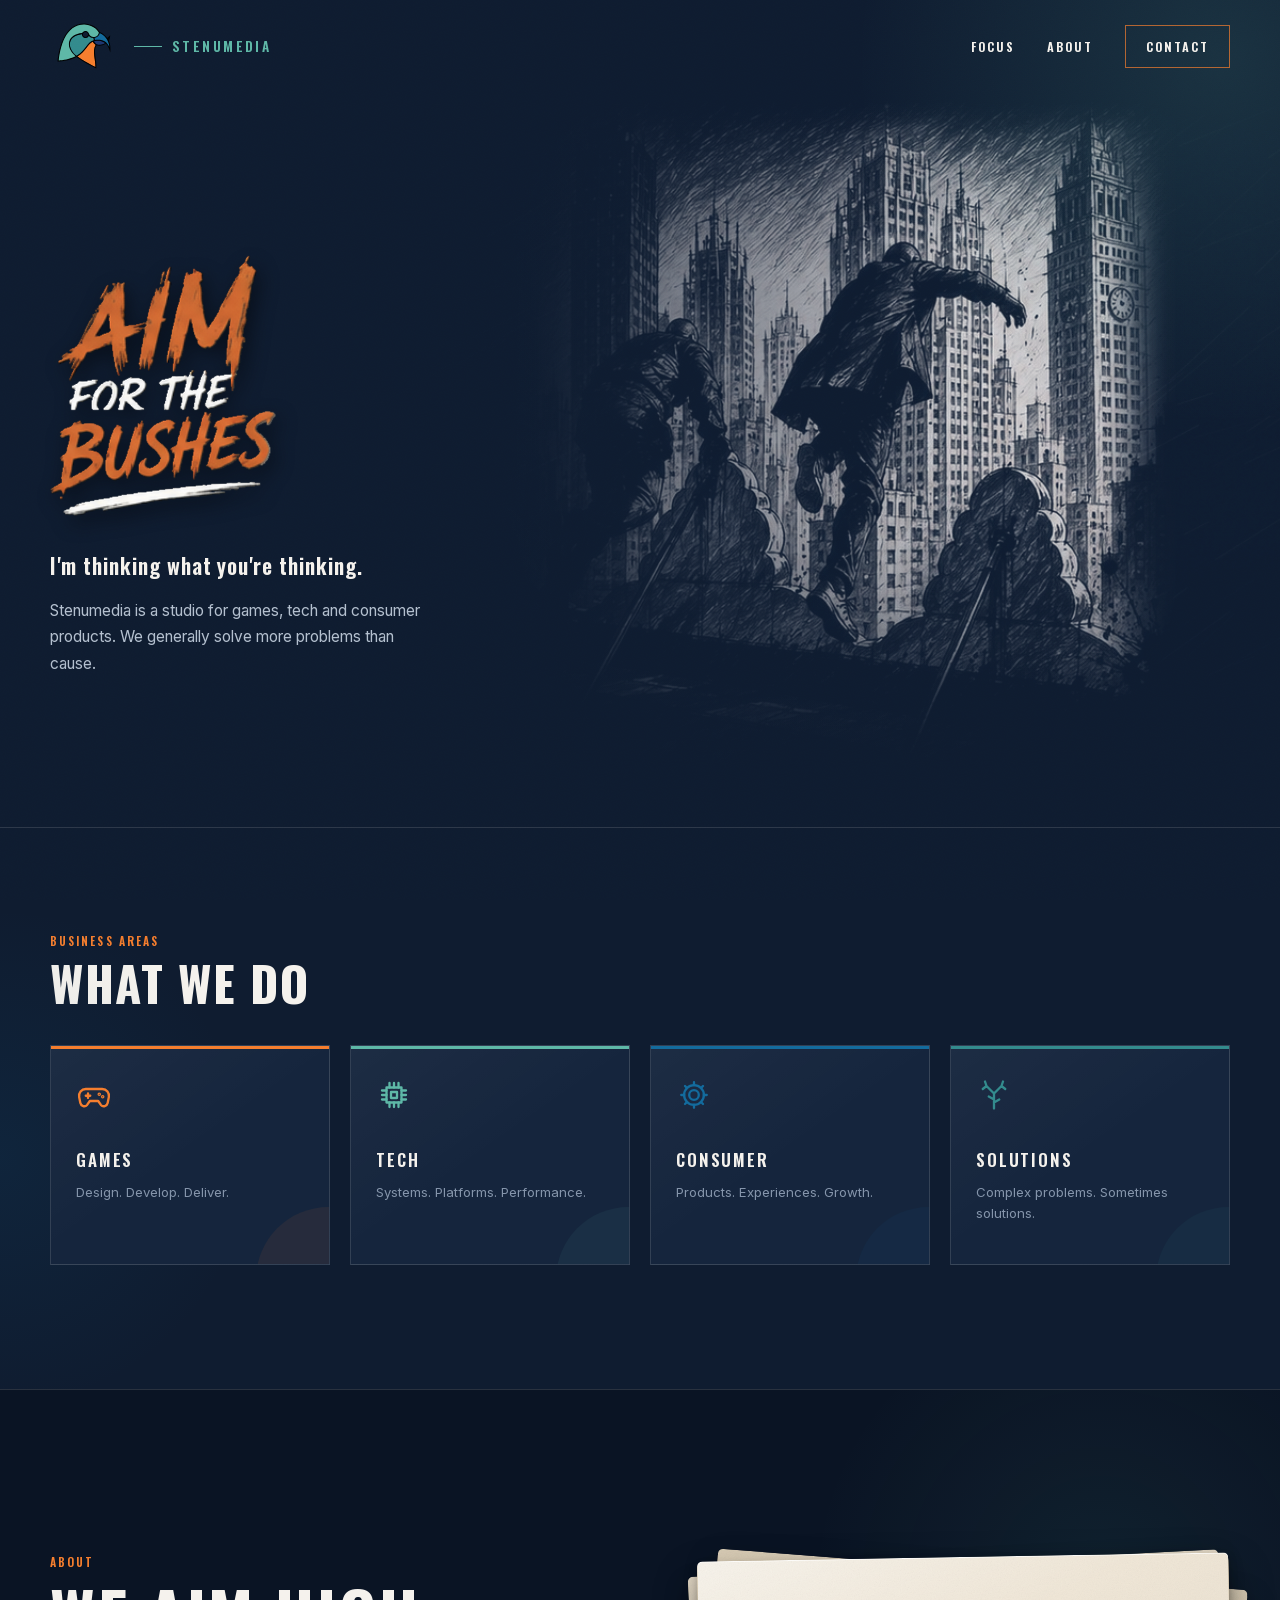
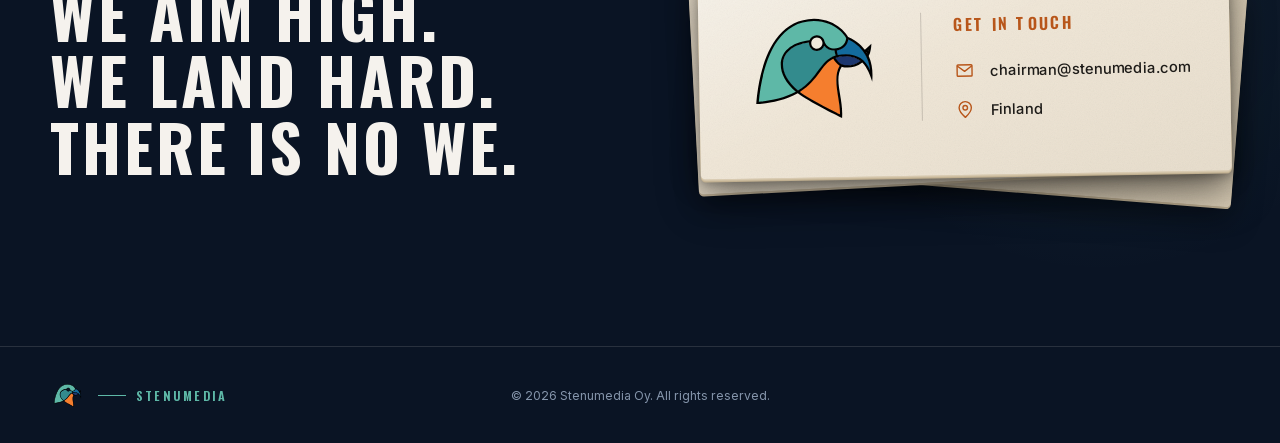
<file: index.html>
<!DOCTYPE html>
<html lang="en">
<head>
<meta charset="UTF-8">
<meta name="viewport" content="width=device-width, initial-scale=1.0">
<meta name="theme-color" content="#0f1c30">

<script>
const CONTENT = {
  siteTitle: "Stenumedia — Aim for the Bushes",
  logo: "STENUMEDIA",

  nav: [
    { label: "FOCUS", href: "#expertise" },
    { label: "ABOUT", href: "#about" }
  ],
  navButton: { label: "CONTACT", href: "#contact" },

  hero: {
    titleImage: "assets/title.png",
    titleAlt: "AIM FOR THE BUSHES",
    tagline: "I'm thinking what you're thinking.",
    description: "Stenumedia is a studio for games, tech and consumer products. We generally solve more problems than cause."
  },

  cards: [
    { key: "games",     icon: "gamepad",  title: "GAMES",     text: "Design. Develop. Deliver.",                 accent: "#f57e2e" },
    { key: "tech",      icon: "chip",     title: "TECH",      text: "Systems. Platforms. Performance.",           accent: "#5eb8a7" },
    { key: "consumer",  icon: "gear",     title: "CONSUMER",  text: "Products. Experiences. Growth.",             accent: "#136b9d" },
    { key: "solutions", icon: "branches", title: "SOLUTIONS", text: "Complex problems. Sometimes solutions.",      accent: "#338b8d" }
  ],

  about: {
    heading: "WE AIM HIGH.\nWE LAND HARD.\nTHERE IS NO WE."
  },

  contact: {
    heading: "GET IN TOUCH",
    rows: [
      { icon: "mail", text: "chairman@stenumedia.com", href: "mailto:chairman@stenumedia.com" },
      { icon: "pin",  text: "Finland", href: null }
    ]
  },

  footer: {
    copyright: "© 2026 Stenumedia Oy. All rights reserved.",
    social: []
  }
};
</script>

<title>Stenumedia — Aim for the Bushes</title>
<link rel="preload" href="assets/fonts/inter-400.woff2" as="font" type="font/woff2" crossorigin>
<link rel="stylesheet" href="assets/fonts.css">
<link rel="icon" href="assets/stenumedia-logo.svg" type="image/svg+xml">
<link rel="icon" href="assets/favicon-32.png" type="image/png" sizes="32x32">
<link rel="apple-touch-icon" href="assets/apple-touch-icon.png">

<style>
  :root {
    --bg: #0f1c30;
    --bg-deep: #0a1424;
    --surface: #15253d;
    --surface-2: #1a2d49;
    --orange: #f57e2e;
    --teal: #5eb8a7;
    --teal-deep: #338b8d;
    --blue: #136b9d;
    --navy: #1d376f;
    --white: #f5f2ed;
    --gray: #b4c0cf;
    --gray-dim: #8595ab;
    --line: rgba(245, 242, 237, 0.13);
    --line-strong: rgba(245, 242, 237, 0.22);
    --wrap: 1180px;
  }

  * { margin: 0; padding: 0; box-sizing: border-box; }
  html { scroll-behavior: smooth; }
  body {
    min-width: 320px;
    background: var(--bg);
    color: var(--white);
    font-family: "Inter", -apple-system, BlinkMacSystemFont, "Segoe UI", sans-serif;
    -webkit-font-smoothing: antialiased;
    overflow-x: hidden;
  }
  img { display: block; max-width: 100%; }
  a { color: inherit; }

  /* Fine grain keeps the original hand-made / print feel without fighting the new logo. */
  body::before {
    content: "";
    position: fixed;
    inset: 0;
    pointer-events: none;
    z-index: 50;
    opacity: 0.18;
    mix-blend-mode: soft-light;
    background-image: url("data:image/svg+xml,%3Csvg xmlns='http://www.w3.org/2000/svg' width='180' height='180'%3E%3Cfilter id='n'%3E%3CfeTurbulence type='fractalNoise' baseFrequency='.92' numOctaves='2' seed='8'/%3E%3C/filter%3E%3Crect width='180' height='180' filter='url(%23n)' opacity='.22'/%3E%3C/svg%3E");
  }

  .wrap {
    width: min(calc(100% - 64px), var(--wrap));
    margin: 0 auto;
  }

  /* ---------- header ---------- */
  header {
    position: absolute;
    inset: 0 0 auto;
    z-index: 20;
  }
  .header-inner {
    min-height: 92px;
    display: flex;
    align-items: center;
    justify-content: space-between;
    gap: 30px;
  }
  .brand {
    display: inline-flex;
    align-items: center;
    gap: 13px;
    color: var(--white);
    text-decoration: none;
    font-weight: 700;
    letter-spacing: -0.025em;
  }
  .brand-mark {
    width: 46px;
    height: 46px;
    object-fit: contain;
    transition: transform .25s ease;
  }
  header .brand { gap: 16px; }
  header .brand-mark { width: 68px; height: 68px; }
  .brand:hover .brand-mark { transform: rotate(-3deg) scale(1.04); }
  .brand-name { font-size: 1.08rem; }
  .brand-kicker {
    display: inline-flex;
    align-items: center;
    gap: 10px;
    color: var(--teal);
    font-family: "Oswald", sans-serif;
    font-weight: 600;
    font-size: .84rem;
    letter-spacing: .18em;
  }
  .brand-kicker::before {
    content: "";
    width: 28px;
    height: 1px;
    background: currentColor;
  }

  nav { display: flex; align-items: center; gap: 32px; }
  nav a {
    position: relative;
    font-family: "Oswald", sans-serif;
    font-weight: 600;
    font-size: .78rem;
    letter-spacing: .16em;
    color: var(--white);
    text-decoration: none;
    transition: color .2s ease;
  }
  nav a:not(.nav-btn)::after {
    content: "";
    position: absolute;
    left: 0;
    right: 100%;
    bottom: -7px;
    height: 2px;
    background: var(--orange);
    transition: right .2s ease;
  }
  nav a:not(.nav-btn):hover::after { right: 0; }
  nav a:hover { color: var(--orange); }
  nav .nav-btn {
    border: 1px solid rgba(245, 126, 46, .7);
    padding: 11px 20px;
    transition: background .2s ease, color .2s ease, border-color .2s ease;
  }
  nav .nav-btn:hover { background: var(--orange); border-color: var(--orange); color: #11100f; }

  /* ---------- hero ---------- */
  .hero {
    min-height: min(940px, 92vh);
    position: relative;
    display: flex;
    align-items: center;
    overflow: hidden;
    isolation: isolate;
    border-bottom: 1px solid var(--line);
  }
  .hero::before {
    content: "";
    position: absolute;
    width: 780px;
    height: 780px;
    right: -330px;
    top: -330px;
    border-radius: 50%;
    background: radial-gradient(circle, rgba(94,184,167,.14), transparent 66%);
    z-index: -1;
  }
  /* bg.png has black baked into its edges; "screen" turns that black into the page colour. */
  .hero-art { position: absolute; inset: 0; z-index: -2; background: var(--bg); }
  .hero-art img {
    position: absolute;
    top: 54%;
    right: max(-20px, calc((100vw - var(--wrap)) / 2 - 20px));
    width: min(132vw, 1800px);
    height: auto;
    transform: translate(8%, -50%);
    opacity: .92;
    mix-blend-mode: screen;
  }
  .hero-art::after {
    content: "";
    position: absolute;
    inset: 0;
    background:
      linear-gradient(90deg, var(--bg) 0%, rgba(15,28,48,.94) 23%, rgba(15,28,48,.50) 51%, rgba(15,28,48,.04) 76%),
      linear-gradient(0deg, var(--bg) 0%, rgba(15,28,48,0) 22%),
      linear-gradient(180deg, rgba(15,28,48,.22) 0%, rgba(15,28,48,0) 30%);
  }
  .hero .wrap { width: min(calc(100% - 64px), var(--wrap)); }
  .hero-content {
    position: relative;
    z-index: 2;
    max-width: 570px;
    padding-top: 96px;
  }
  .hero h1 { line-height: 0; margin-bottom: 27px; }
  .hero-title {
    width: clamp(180px, 21vw, 245px);
    height: auto;
    filter: drop-shadow(4px 7px 10px rgba(0,0,0,.48));
    transform: translateX(-3.5%);
  }
  .hero .tagline {
    font-family: "Oswald", sans-serif;
    font-weight: 600;
    font-size: clamp(1.12rem, 1.7vw, 1.35rem);
    letter-spacing: .045em;
    line-height: 1.35;
    white-space: pre-line;
    margin-bottom: 17px;
  }
  .hero .desc {
    max-width: 390px;
    color: var(--gray);
    font-size: .97rem;
    line-height: 1.72;
  }

  /* ---------- business areas + projects ---------- */
  .expertise {
    position: relative;
    padding: 104px 0 112px;
    overflow: hidden;
  }
  .expertise::before {
    content: "";
    position: absolute;
    width: 520px;
    height: 520px;
    left: -260px;
    top: 70px;
    border-radius: 50%;
    background: radial-gradient(circle, rgba(19,107,157,.11), transparent 68%);
    pointer-events: none;
  }
  .section-head {
    display: flex;
    align-items: end;
    justify-content: space-between;
    gap: 30px;
    margin-bottom: 38px;
  }
  .eyebrow {
    color: var(--orange);
    font-family: "Oswald", sans-serif;
    font-weight: 600;
    font-size: .72rem;
    letter-spacing: .18em;
    margin-bottom: 10px;
  }
  .section-head h2 {
    font-family: "Oswald", sans-serif;
    font-size: clamp(1.9rem, 4vw, 3rem);
    line-height: 1;
    letter-spacing: .035em;
  }
  .section-note {
    max-width: 380px;
    color: var(--gray-dim);
    font-size: .85rem;
    line-height: 1.6;
    text-align: right;
  }
  .area-grid {
    display: grid;
    grid-template-columns: repeat(4, minmax(0, 1fr));
    gap: 20px;
    align-items: start;
  }
  .area-column { min-width: 0; }
  .area-card {
    --area-accent: var(--orange);
    position: relative;
    min-height: 220px;
    padding: 31px 25px 28px;
    background: linear-gradient(145deg, rgba(255,255,255,.035), transparent 50%), var(--surface);
    border: 1px solid var(--line);
    overflow: hidden;
    transition: transform .25s ease, border-color .25s ease, background .25s ease;
  }
  .area-card::before {
    content: "";
    position: absolute;
    left: 0;
    top: 0;
    width: 100%;
    height: 3px;
    background: var(--area-accent);
  }
  .area-card::after {
    content: "";
    position: absolute;
    width: 145px;
    height: 145px;
    right: -72px;
    bottom: -88px;
    border-radius: 50%;
    background: var(--area-accent);
    opacity: .07;
  }
  .area-column:hover .area-card {
    transform: translateY(-3px);
    border-color: color-mix(in srgb, var(--area-accent) 50%, transparent);
    background: linear-gradient(145deg, rgba(255,255,255,.05), transparent 50%), var(--surface-2);
  }
  .area-card svg {
    width: 36px;
    height: 36px;
    margin-bottom: 30px;
    stroke: var(--area-accent);
    fill: none;
    stroke-width: 1.55;
    stroke-linecap: round;
    stroke-linejoin: round;
  }
  .area-card h3 {
    font-family: "Oswald", sans-serif;
    font-size: 1.05rem;
    font-weight: 600;
    letter-spacing: .11em;
    margin-bottom: 10px;
  }
  .area-card p {
    color: var(--gray-dim);
    font-size: .82rem;
    line-height: 1.6;
  }
  .project-list {
    display: grid;
    gap: 12px;
    margin-top: 12px;
  }
  .project-card {
    --project-bg: #1c2e4a;
    --project-text: #f5f2ed;
    --project-muted: rgba(245,242,237,.72);
    display: grid;
    grid-template-columns: 1fr;
    min-height: 96px;
    overflow: hidden;
    background: var(--project-bg);
    color: var(--project-text);
    border: 1px solid rgba(255,255,255,.14);
    box-shadow: 0 12px 28px rgba(0,0,0,.10);
    transform: translateZ(0);
    transition: transform .22s ease, box-shadow .22s ease;
  }
  /* Compact row: square thumbnail on the left, title + text on the right. */
  .project-card.has-image { grid-template-columns: 92px minmax(0, 1fr); }
  .project-card:hover {
    transform: translateY(-3px);
    box-shadow: 0 16px 36px rgba(0,0,0,.20);
  }
  .project-image-wrap {
    position: relative;
    overflow: hidden;
    background: rgba(0,0,0,.13);
  }
  .project-image {
    position: absolute;
    inset: 0;
    width: 100%;
    height: 100%;
    object-fit: cover;
    transition: transform .35s ease;
  }
  .project-card:hover .project-image { transform: scale(1.05); }
  .project-body {
    align-self: center;
    padding: 11px 14px 12px;
  }
  .project-body h4 {
    font-family: "Oswald", sans-serif;
    font-size: .92rem;
    line-height: 1.2;
    letter-spacing: .045em;
    margin-bottom: 4px;
  }
  .project-body p {
    color: var(--project-muted);
    font-size: .74rem;
    line-height: 1.45;
    display: -webkit-box;
    -webkit-box-orient: vertical;
    -webkit-line-clamp: 3;
    overflow: hidden;
  }

  /* ---------- about / contact ---------- */
  .about-contact {
    padding: 96px 0 100px;
    border-top: 1px solid var(--line);
    background:
      radial-gradient(circle at 86% 35%, rgba(94,184,167,.08), transparent 25%),
      var(--bg-deep);
  }
  .ac-grid {
    display: grid;
    grid-template-columns: minmax(0, 1fr) auto;
    gap: 56px;
    align-items: center;
  }
  .about {
    display: flex;
    flex-direction: column;
    justify-content: center;
    min-height: 360px;
  }
  .about h2 {
    font-family: "Oswald", sans-serif;
    font-weight: 700;
    font-size: clamp(2.35rem, 5vw, 4.35rem);
    letter-spacing: .045em;
    line-height: 1.04;
    white-space: pre-line;
  }
  /* Pale "business card" – light paper that suits the logo's orange/teal/navy. */
  /* A small stack of cards: two blanks fanned out behind the real one, which tilts in 3D on hover. */
  .card-stack {
    --paper-grain: url("data:image/svg+xml,%3Csvg xmlns='http://www.w3.org/2000/svg' width='160' height='160'%3E%3Cfilter id='p'%3E%3CfeTurbulence type='fractalNoise' baseFrequency='.85' numOctaves='3' stitchTiles='stitch'/%3E%3CfeColorMatrix type='saturate' values='0'/%3E%3C/filter%3E%3Crect width='160' height='160' filter='url(%23p)' opacity='.09'/%3E%3C/svg%3E");
    position: relative;
    isolation: isolate;
    perspective: 1100px;
  }
  .card-stack::before,
  .card-stack::after {
    content: "";
    position: absolute;
    inset: 0;
    z-index: -1;
    border-radius: 5px;
    transition: transform .45s cubic-bezier(.2, .8, .2, 1);
  }
  .card-stack::before {
    background: var(--paper-grain), #d9ccb4;
    transform: translate(10px, 12px) rotate(4.5deg);
    box-shadow: 0 2px 0 #b9aa8e, 0 14px 30px rgba(0, 0, 0, .35);
  }
  .card-stack::after {
    background: var(--paper-grain), #e5dac6;
    transform: translate(-6px, 6px) rotate(-3deg);
    box-shadow: 0 2px 0 #c4b59a, 0 10px 24px rgba(0, 0, 0, .28);
  }
  .card-stack:hover::before { transform: translate(18px, 16px) rotate(7deg); }
  .card-stack:hover::after { transform: translate(-14px, 8px) rotate(-5.5deg); }

  /* Pale "business card" – light paper that suits the logo's orange/teal/navy. */
  .contact-panel {
    --card-bg: #efe6d6;
    --card-ink: #1d1b18;
    --card-heading: #b8561a;
    --card-line: rgba(29, 27, 24, .18);
    position: relative;
    padding: 34px 40px;
    border-radius: 5px;
    /* grain + soft light falling from the top-left */
    background:
      var(--paper-grain),
      linear-gradient(155deg, rgba(255, 255, 255, .5) 0%, rgba(255, 255, 255, 0) 45%, rgba(120, 95, 60, .07) 100%),
      var(--card-bg);
    box-shadow:
      inset 0 1px 0 rgba(255, 255, 255, .8),     /* bright top edge */
      0 1px 0 #d8cab1, 0 2px 0 #cdbd9f, 0 3px 0 #bfae8f, /* cardstock thickness */
      0 5px 8px rgba(0, 0, 0, .25),
      0 22px 44px rgba(0, 0, 0, .45);
    overflow: hidden;
    display: flex;
    align-items: center;
    gap: 32px;
    transform: rotate(-1deg);
    transform-style: preserve-3d;
    transition: transform .45s cubic-bezier(.2, .8, .2, 1), box-shadow .45s ease;
  }
  .card-stack:hover .contact-panel {
    transform: translateY(-6px) rotateX(6deg) rotateY(-8deg) rotate(0deg);
    box-shadow:
      inset 0 1px 0 rgba(255, 255, 255, .8),
      0 1px 0 #d8cab1, 0 2px 0 #cdbd9f, 0 3px 0 #bfae8f,
      0 10px 16px rgba(0, 0, 0, .22),
      0 36px 60px rgba(0, 0, 0, .5);
  }
  .contact-brand {
    width: 150px;
    height: 150px;
    flex-shrink: 0;
    object-fit: contain;
    user-select: none;
  }
  .contact-info {
    min-width: 0;
    padding-left: 32px;
    border-left: 1px solid var(--card-line);
    white-space: nowrap;
  }
  .contact h3 {
    position: relative;
    font-family: "Oswald", sans-serif;
    font-weight: 600;
    font-size: 1rem;
    letter-spacing: .15em;
    color: var(--card-heading);
    margin-bottom: 24px;
  }
  .contact-row {
    position: relative;
    display: flex;
    align-items: center;
    gap: 15px;
    margin-bottom: 18px;
    color: var(--card-ink);
    font-size: .92rem;
    font-weight: 500;
    text-decoration: none;
  }
  .contact-row:last-child { margin-bottom: 0; }
  a.contact-row:hover { color: var(--navy); }
  .contact-row svg {
    width: 21px;
    height: 21px;
    stroke: var(--card-heading);
    fill: none;
    stroke-width: 1.6;
    stroke-linecap: round;
    stroke-linejoin: round;
    flex-shrink: 0;
  }

  /* ---------- footer ---------- */
  footer { background: var(--bg-deep); border-top: 1px solid var(--line); }
  .footer-inner {
    min-height: 96px;
    display: grid;
    grid-template-columns: 1fr auto 1fr;
    align-items: center;
    gap: 24px;
  }
  .footer-brand { justify-self: start; }
  .footer-brand .brand-mark { width: 35px; height: 35px; }
  .footer-brand .brand-kicker { font-size: .78rem; }
  .footer-copy { color: var(--gray-dim); font-size: .76rem; text-align: center; }
  .footer-social { justify-self: end; display: flex; gap: 18px; }
  .footer-social a { display: inline-flex; }
  .footer-social svg {
    width: 19px;
    height: 19px;
    stroke: var(--gray);
    fill: none;
    stroke-width: 1.6;
    stroke-linecap: round;
    stroke-linejoin: round;
  }

  /* ---------- responsive ---------- */
  @media (max-width: 1020px) {
    .area-grid { grid-template-columns: repeat(2, minmax(0, 1fr)); }
    .ac-grid { grid-template-columns: 1fr; gap: 38px; }
    .about { min-height: auto; }
    .card-stack { justify-self: start; margin-top: 10px; }
    .hero-art img { width: 156vw; right: -8vw; }
  }
  @media (max-width: 760px) {
    .wrap, .hero .wrap { width: min(calc(100% - 40px), var(--wrap)); }
    .header-inner { min-height: 78px; }
    header .brand-mark { width: 54px; height: 54px; }
    header .brand { gap: 12px; }
    nav { gap: 16px; }
    nav a:not(.nav-btn) { display: none; }
    nav .nav-btn { padding: 9px 15px; }

    .hero { min-height: 800px; align-items: flex-end; padding-bottom: 95px; }
    .hero-content { padding-top: 0; max-width: 520px; }
    /* Size by height (the global img max-width would otherwise squash it to the screen width)
       and centre the illustration; it sits large behind the title art. */
    .hero-art img {
      top: 64px;
      left: 50%;
      right: auto;
      width: auto;
      height: 640px;
      max-width: none;
      transform: translateX(-61%);
      opacity: .7;
    }
    .hero-art::after {
      background:
        linear-gradient(0deg, var(--bg) 6%, rgba(15,28,48,.86) 26%, rgba(15,28,48,.30) 52%, rgba(15,28,48,.10) 80%),
        linear-gradient(180deg, rgba(15,28,48,.55) 0%, rgba(15,28,48,0) 16%);
    }

    .expertise { padding: 80px 0 88px; }
    .section-head { display: block; margin-bottom: 30px; }
    .section-note { text-align: left; margin-top: 14px; }
    .area-grid { grid-template-columns: 1fr; gap: 24px; }
    .area-card { min-height: 190px; }

    .about-contact { padding: 72px 0 78px; }
    .ac-grid { gap: 36px; }
    /* Full width like the area cards, contents centred on one row. */
    .card-stack { justify-self: stretch; }
    .contact-panel { padding: 30px 28px; gap: 24px; justify-content: center; }
    .contact-brand { width: 110px; height: 110px; }
    .contact-info { padding-left: 24px; }

    .footer-inner { grid-template-columns: 1fr; justify-items: center; padding: 28px 0; }
    .footer-brand, .footer-social { justify-self: center; }
    .footer-copy { order: 3; }
  }
  @media (max-width: 420px) {
    .brand-kicker::before { display: none; }
  }
  @media (max-width: 560px) {
    /* Keep logo and details side by side; scale everything with the viewport so the email never wraps. */
    .contact-panel { padding: 24px 5vw; gap: 4vw; }
    .contact-brand { width: clamp(56px, 18vw, 92px); height: clamp(56px, 18vw, 92px); }
    .contact-info { padding-left: 4vw; }
    .contact h3 { font-size: clamp(.8rem, 3.8vw, 1rem); margin-bottom: 16px; }
    .contact-row { font-size: clamp(.66rem, 3.3vw, .9rem); gap: 10px; margin-bottom: 12px; }
    .contact-row svg { width: 18px; height: 18px; }
  }
  @media (prefers-reduced-motion: reduce) {
    html { scroll-behavior: auto; }
    *, *::before, *::after { transition-duration: .01ms !important; }
  }
</style>
</head>

<body>
<header>
  <div class="wrap header-inner">
    <a class="brand" href="#work" aria-label="Stenumedia home">
      <img class="brand-mark" src="assets/stenumedia-logo.svg" alt="">
      <span class="brand-kicker" id="logo"></span>
    </a>
    <nav id="nav" aria-label="Main navigation"></nav>
  </div>
</header>

<main>
  <section class="hero" id="work">
    <div class="hero-art" aria-hidden="true"><img src="assets/bg.png" alt=""></div>
    <div class="wrap">
      <div class="hero-content">
        <h1><img class="hero-title" id="hero-title" src="" alt=""></h1>
        <p class="tagline" id="hero-tagline"></p>
        <p class="desc" id="hero-desc"></p>
      </div>
    </div>  </section>

  <section class="expertise" id="expertise">
    <div class="wrap">
      <div class="section-head">
        <div>
          <div class="eyebrow">BUSINESS AREAS</div>
          <h2>WHAT WE DO</h2>
        </div>
      </div>
      <div class="area-grid" id="areas"></div>
    </div>
  </section>

  <section class="about-contact" id="about">
    <div class="wrap ac-grid">
      <div class="about">
        <div class="eyebrow">ABOUT</div>
        <h2 id="about-heading"></h2>      </div>
      <div class="card-stack">
        <div class="contact-panel contact" id="contact">
          <img class="contact-brand" src="assets/stenumedia-logo.svg" alt="" aria-hidden="true">
          <div class="contact-info">
            <h3 id="contact-heading"></h3>
            <div id="contact-rows"></div>
          </div>
        </div>
      </div>
    </div>
  </section>
</main>

<footer>
  <div class="wrap footer-inner">
    <a class="brand footer-brand" href="#work" aria-label="Stenumedia home">
      <img class="brand-mark" src="assets/stenumedia-logo.svg" alt="">
      <span class="brand-kicker">STENUMEDIA</span>
    </a>
    <span class="footer-copy" id="footer-copy"></span>
    <div class="footer-social" id="footer-social"></div>
  </div>
</footer>

<script src="projects.js"></script>
<script>
/* ---------- icon library (inline SVG paths, 24x24 viewBox) ---------- */
const ICONS = {
  gamepad: '<path d="M6.5 8h11a4.5 4.5 0 0 1 4.4 5.4l-.8 4a2.6 2.6 0 0 1-4.5 1.2L14.8 16H9.2l-1.8 2.6a2.6 2.6 0 0 1-4.5-1.2l-.8-4A4.5 4.5 0 0 1 6.5 8Z"/><path d="M8 11v3M6.5 12.5h3"/><circle cx="15.5" cy="11.5" r="0.4"/><circle cx="17.8" cy="13.2" r="0.4"/>',
  chip: '<rect x="7" y="7" width="10" height="10"/><rect x="10" y="10" width="4" height="4"/><path d="M9 7V4M12 7V4M15 7V4M9 20v-3M12 20v-3M15 20v-3M7 9H4M7 12H4M7 15H4M20 9h-3M20 12h-3M20 15h-3"/>',
  gear: '<circle cx="12" cy="12" r="3.2"/><path d="M12 5.5V3.5M12 20.5v-2M18.5 12h2M3.5 12h2M16.6 7.4l1.4-1.4M6 18l1.4-1.4M16.6 16.6 18 18M6 6l1.4 1.4"/><circle cx="12" cy="12" r="6.6"/>',
  branches: '<path d="M12 21V11M12 11 7 6M12 11l5-5M7 6 4.5 8M7 6 6 3M17 6l2.5 2M17 6l1-3M12 15l-3.5-2M12 17l3.5-2"/>',
  mail: '<rect x="3.5" y="5.5" width="17" height="13" rx="1"/><path d="m4 7 8 6 8-6"/>',
  pin: '<path d="M12 21s-7-6.2-7-11a7 7 0 0 1 14 0c0 4.8-7 11-7 11Z"/><circle cx="12" cy="10" r="2.6"/>',
  twitter: '<path d="M21 6.5c-.7.3-1.4.5-2.2.6A3.7 3.7 0 0 0 20.4 5c-.7.4-1.5.7-2.4.9a3.8 3.8 0 0 0-6.5 3.4A10.8 10.8 0 0 1 3.7 5.4a3.8 3.8 0 0 0 1.2 5 3.7 3.7 0 0 1-1.7-.4 3.8 3.8 0 0 0 3 3.7c-.5.2-1.1.2-1.7.1a3.8 3.8 0 0 0 3.5 2.6A7.7 7.7 0 0 1 2.5 18a10.8 10.8 0 0 0 16.6-9.6c.7-.6 1.4-1.2 1.9-1.9Z"/>',
  linkedin: '<rect x="3.5" y="3.5" width="17" height="17" rx="2"/><path d="M8 10.5V17M8 7.5v.1M12 17v-3.8a2 2 0 0 1 4 0V17M12 10.5V17"/>',
  instagram: '<rect x="3.5" y="3.5" width="17" height="17" rx="4.5"/><circle cx="12" cy="12" r="3.8"/><circle cx="17" cy="7" r="0.5"/>'
};
const icon = (name) => `<svg viewBox="0 0 24 24" aria-hidden="true">${ICONS[name] || ""}</svg>`;

const escapeHTML = (value = "") => String(value)
  .replaceAll("&", "&amp;")
  .replaceAll("<", "&lt;")
  .replaceAll(">", "&gt;")
  .replaceAll('"', "&quot;")
  .replaceAll("'", "&#039;");

function readableProjectColours(bgColor) {
  const match = /^#([\da-f]{6}|[\da-f]{3})$/i.exec(String(bgColor).trim());
  if (!match) return { text: "#f5f2ed", muted: "rgba(245,242,237,.76)" };
  let hex = match[1];
  if (hex.length === 3) hex = hex.split("").map(c => c + c).join("");
  const [r, g, b] = [0, 2, 4].map(i => parseInt(hex.slice(i, i + 2), 16));
  const luminance = (0.299 * r + 0.587 * g + 0.114 * b) / 255;
  return luminance > .63
    ? { text: "#12110f", muted: "rgba(18,17,15,.70)" }
    : { text: "#f8f5f0", muted: "rgba(248,245,240,.76)" };
}

function renderProjectsFor(category) {
  const projects = (typeof PROJECTS !== "undefined" ? PROJECTS : [])
    .filter(project => String(project.category || "").trim().toLowerCase() === category.toLowerCase());

  return projects.map(project => {
    const bg = project.bgColor || "#1c2e4a";
    const colours = readableProjectColours(bg);
    const image = project.image
      ? `<div class="project-image-wrap"><img class="project-image" src="${escapeHTML(project.image)}" alt="" loading="lazy"></div>`
      : "";

    return `
      <article class="project-card${image ? " has-image" : ""}" style="--project-bg:${escapeHTML(bg)};--project-text:${colours.text};--project-muted:${colours.muted}">
        ${image}
        <div class="project-body">
          <h4>${escapeHTML(project.title)}</h4>
          <p>${escapeHTML(project.text)}</p>
        </div>
      </article>`;
  }).join("");
}

/* ---------- render content ---------- */
document.addEventListener("DOMContentLoaded", () => {
  const $ = id => document.getElementById(id);
  document.title = CONTENT.siteTitle;

  $("logo").textContent = CONTENT.logo;
  $("nav").innerHTML =
    CONTENT.nav.map(n => `<a href="${escapeHTML(n.href)}">${escapeHTML(n.label)}</a>`).join("") +
    `<a class="nav-btn" href="${escapeHTML(CONTENT.navButton.href)}">${escapeHTML(CONTENT.navButton.label)}</a>`;

  $("hero-title").src = CONTENT.hero.titleImage;
  $("hero-title").alt = CONTENT.hero.titleAlt;
  $("hero-tagline").textContent = CONTENT.hero.tagline;
  $("hero-desc").textContent = CONTENT.hero.description;

  $("areas").innerHTML = CONTENT.cards.map(card => `
    <div class="area-column" data-area="${escapeHTML(card.key)}">
      <article class="area-card" style="--area-accent:${escapeHTML(card.accent)}">
        ${icon(card.icon)}
        <h3>${escapeHTML(card.title)}</h3>
        <p>${escapeHTML(card.text)}</p>
      </article>
      <div class="project-list">${renderProjectsFor(card.key)}</div>
    </div>
  `).join("");

  $("about-heading").textContent = CONTENT.about.heading;
  $("contact-heading").textContent = CONTENT.contact.heading;
  $("contact-rows").innerHTML = CONTENT.contact.rows.map(row => {
    const inner = `${icon(row.icon)}<span>${escapeHTML(row.text)}</span>`;
    return row.href
      ? `<a class="contact-row" href="${escapeHTML(row.href)}">${inner}</a>`
      : `<div class="contact-row">${inner}</div>`;
  }).join("");

  $("footer-copy").textContent = CONTENT.footer.copyright;
  $("footer-social").innerHTML = CONTENT.footer.social.map(social =>
    `<a href="${escapeHTML(social.href)}" aria-label="${escapeHTML(social.label)}">${icon(social.icon)}</a>`
  ).join("");
});
</script>
</body>
</html>
</file>
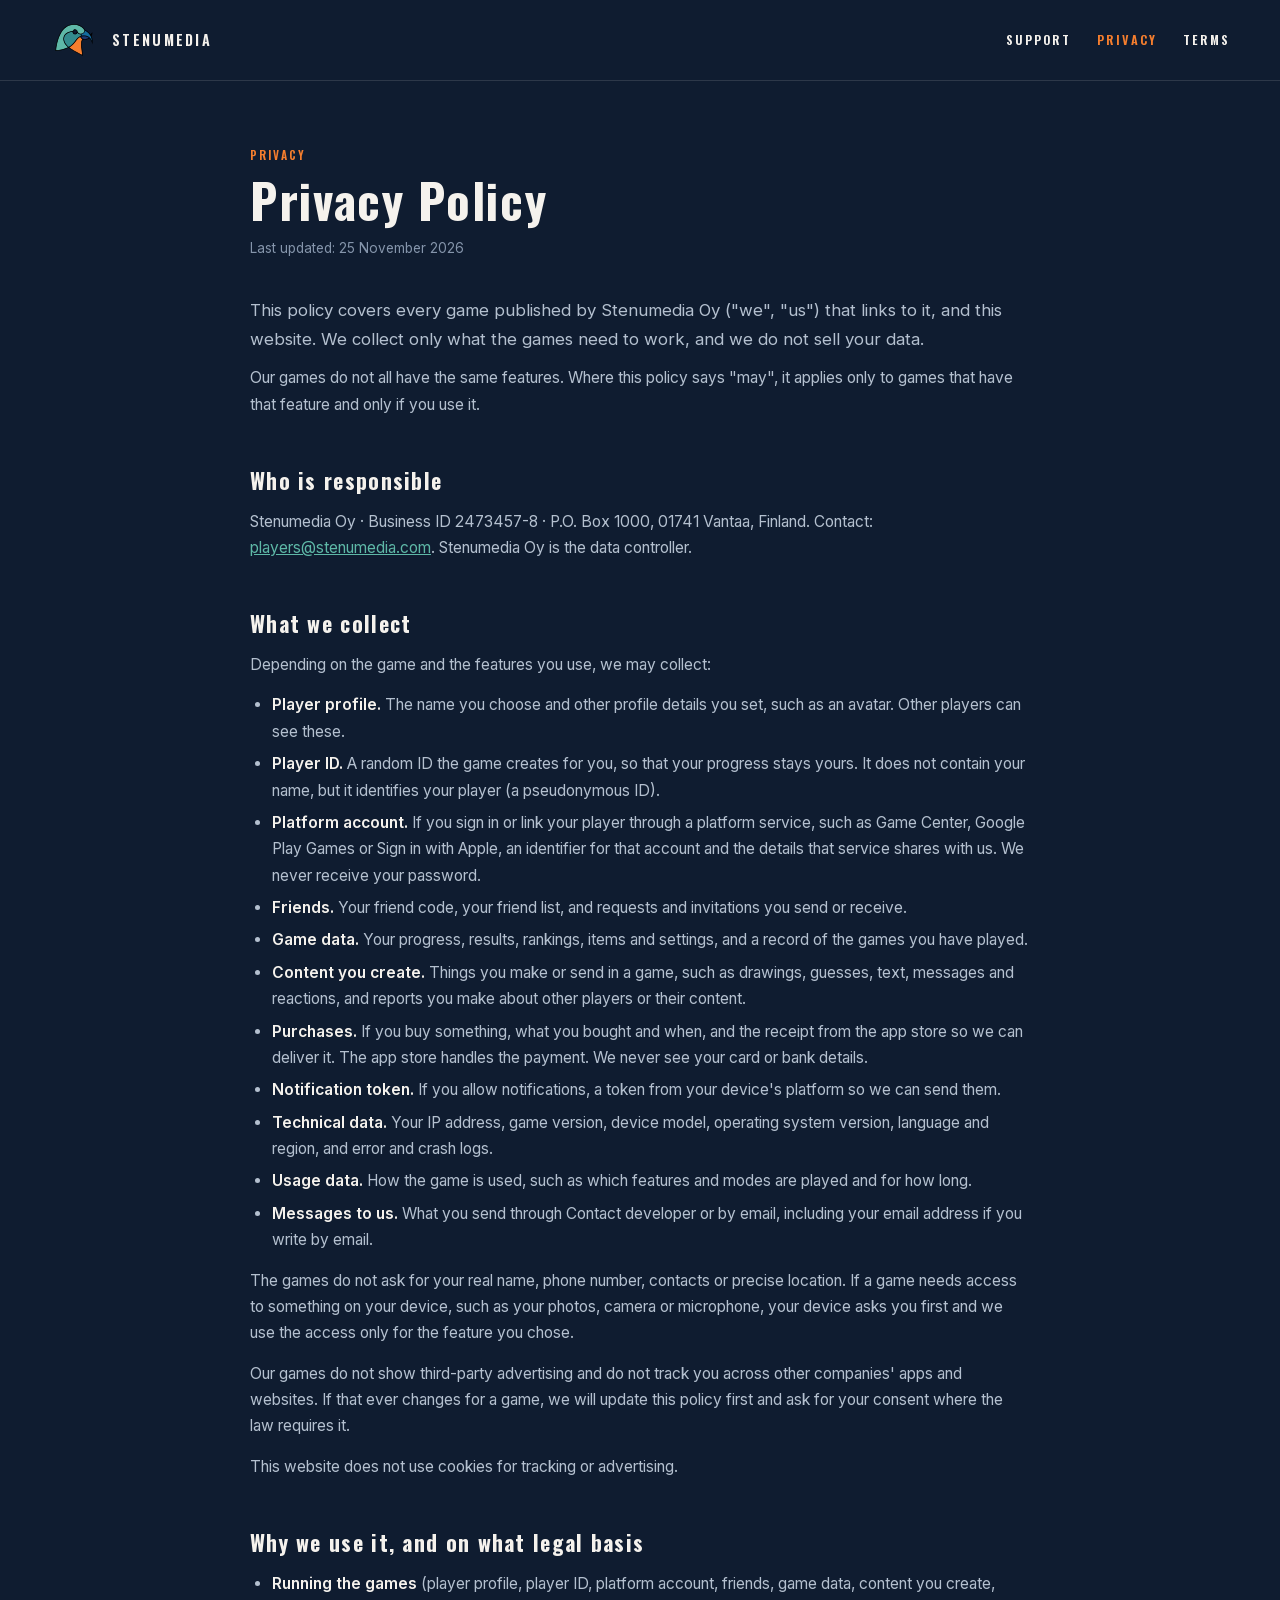
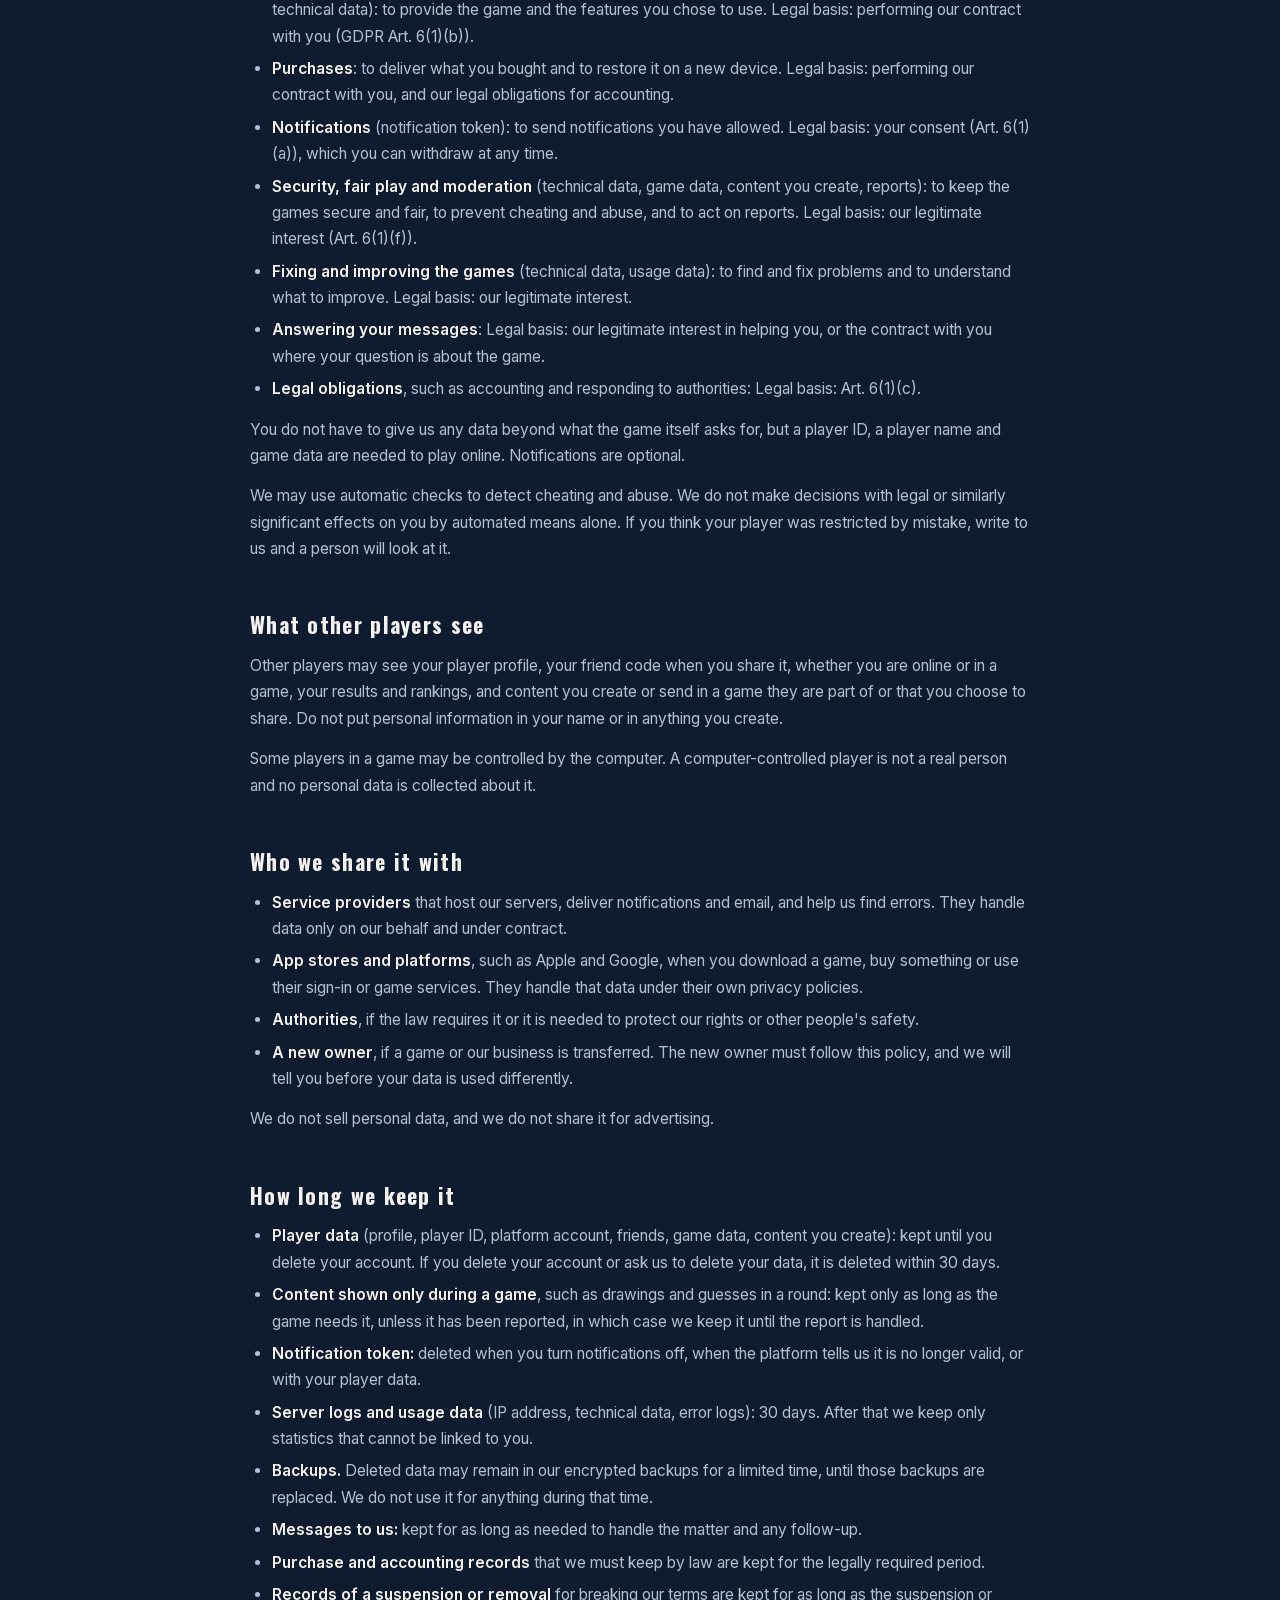
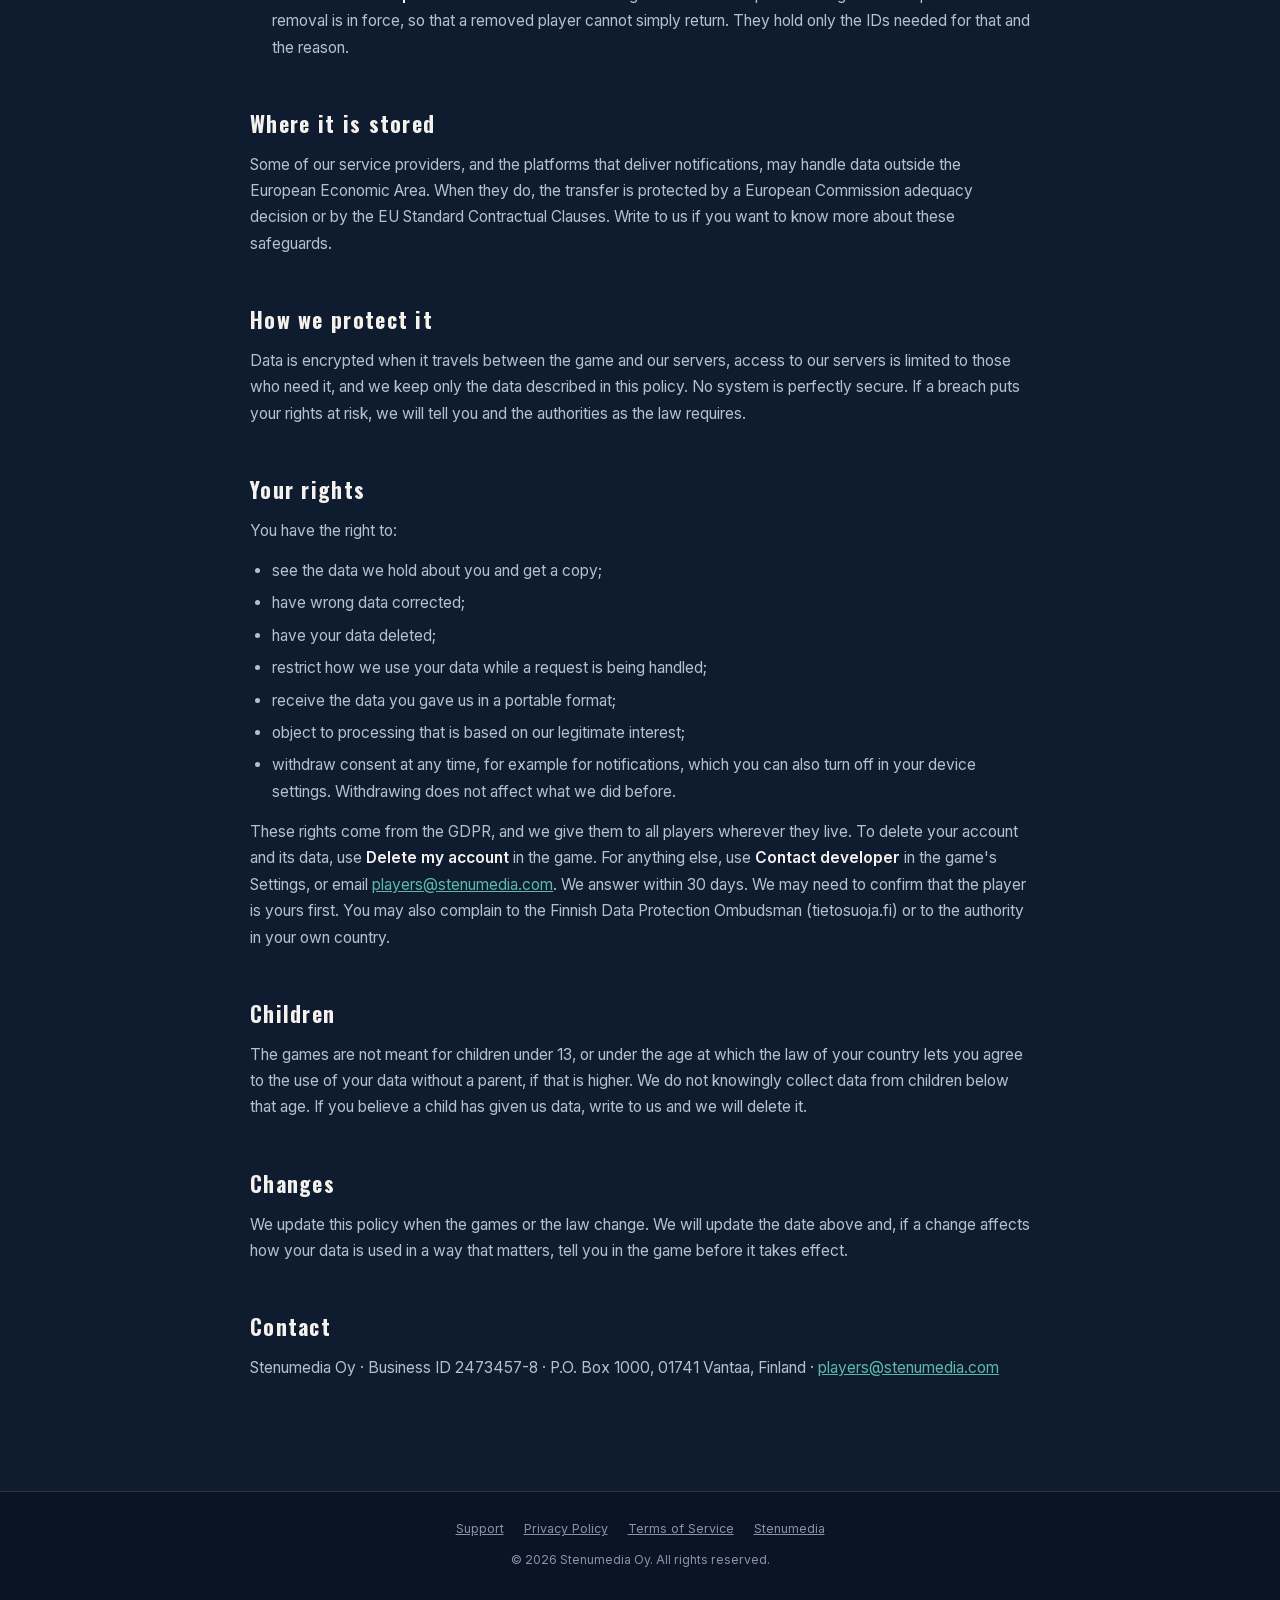
<file: privacy.html>
<!DOCTYPE html>
<html lang="en">
<head>
<meta charset="UTF-8">
<meta name="viewport" content="width=device-width, initial-scale=1.0">
<meta name="theme-color" content="#0f1c30">
<meta name="description" content="Privacy Policy for Stenumedia games.">
<title>Privacy Policy — Stenumedia</title>
<link rel="stylesheet" href="assets/fonts.css">
<link rel="icon" href="assets/stenumedia-logo.svg" type="image/svg+xml">
<link rel="icon" href="assets/favicon-32.png" type="image/png" sizes="32x32">
<link rel="apple-touch-icon" href="assets/apple-touch-icon.png">
<link rel="stylesheet" href="assets/legal.css">
</head>
<body>
<header class="top"><div class="wrap">
  <a class="brand" href="/"><img src="assets/stenumedia-logo.svg" alt="">STENUMEDIA</a>
  <nav><a href="support.html">SUPPORT</a><a href="privacy.html" aria-current="page">PRIVACY</a><a href="terms.html">TERMS</a></nav>
</div></header>
<main><div class="wrap">
<div class="eyebrow">PRIVACY</div>

<h1>Privacy Policy</h1>
<p class="updated">Last updated: 25 November 2026</p>
<p class="lead">This policy covers every game published by Stenumedia Oy ("we", "us") that links to it, and this website. We collect only what the games need to work, and we do not sell your data.</p>
<p>Our games do not all have the same features. Where this policy says "may", it applies only to games that have that feature and only if you use it.</p>

<h2>Who is responsible</h2>
<p>Stenumedia Oy · Business ID 2473457-8 · P.O. Box 1000, 01741 Vantaa, Finland. Contact: <a href="mailto:players@stenumedia.com">players@stenumedia.com</a>. Stenumedia Oy is the data controller.</p>

<h2>What we collect</h2>
<p>Depending on the game and the features you use, we may collect:</p>
<ul>
<li><strong>Player profile.</strong> The name you choose and other profile details you set, such as an avatar. Other players can see these.</li>
<li><strong>Player ID.</strong> A random ID the game creates for you, so that your progress stays yours. It does not contain your name, but it identifies your player (a pseudonymous ID).</li>
<li><strong>Platform account.</strong> If you sign in or link your player through a platform service, such as Game Center, Google Play Games or Sign in with Apple, an identifier for that account and the details that service shares with us. We never receive your password.</li>
<li><strong>Friends.</strong> Your friend code, your friend list, and requests and invitations you send or receive.</li>
<li><strong>Game data.</strong> Your progress, results, rankings, items and settings, and a record of the games you have played.</li>
<li><strong>Content you create.</strong> Things you make or send in a game, such as drawings, guesses, text, messages and reactions, and reports you make about other players or their content.</li>
<li><strong>Purchases.</strong> If you buy something, what you bought and when, and the receipt from the app store so we can deliver it. The app store handles the payment. We never see your card or bank details.</li>
<li><strong>Notification token.</strong> If you allow notifications, a token from your device's platform so we can send them.</li>
<li><strong>Technical data.</strong> Your IP address, game version, device model, operating system version, language and region, and error and crash logs.</li>
<li><strong>Usage data.</strong> How the game is used, such as which features and modes are played and for how long.</li>
<li><strong>Messages to us.</strong> What you send through Contact developer or by email, including your email address if you write by email.</li>
</ul>
<p>The games do not ask for your real name, phone number, contacts or precise location. If a game needs access to something on your device, such as your photos, camera or microphone, your device asks you first and we use the access only for the feature you chose.</p>
<p>Our games do not show third-party advertising and do not track you across other companies' apps and websites. If that ever changes for a game, we will update this policy first and ask for your consent where the law requires it.</p>
<p>This website does not use cookies for tracking or advertising.</p>

<h2>Why we use it, and on what legal basis</h2>
<ul>
<li><strong>Running the games</strong> (player profile, player ID, platform account, friends, game data, content you create, technical data): to provide the game and the features you chose to use. Legal basis: performing our contract with you (GDPR Art. 6(1)(b)).</li>
<li><strong>Purchases</strong>: to deliver what you bought and to restore it on a new device. Legal basis: performing our contract with you, and our legal obligations for accounting.</li>
<li><strong>Notifications</strong> (notification token): to send notifications you have allowed. Legal basis: your consent (Art. 6(1)(a)), which you can withdraw at any time.</li>
<li><strong>Security, fair play and moderation</strong> (technical data, game data, content you create, reports): to keep the games secure and fair, to prevent cheating and abuse, and to act on reports. Legal basis: our legitimate interest (Art. 6(1)(f)).</li>
<li><strong>Fixing and improving the games</strong> (technical data, usage data): to find and fix problems and to understand what to improve. Legal basis: our legitimate interest.</li>
<li><strong>Answering your messages</strong>: Legal basis: our legitimate interest in helping you, or the contract with you where your question is about the game.</li>
<li><strong>Legal obligations</strong>, such as accounting and responding to authorities: Legal basis: Art. 6(1)(c).</li>
</ul>
<p>You do not have to give us any data beyond what the game itself asks for, but a player ID, a player name and game data are needed to play online. Notifications are optional.</p>
<p>We may use automatic checks to detect cheating and abuse. We do not make decisions with legal or similarly significant effects on you by automated means alone. If you think your player was restricted by mistake, write to us and a person will look at it.</p>

<h2>What other players see</h2>
<p>Other players may see your player profile, your friend code when you share it, whether you are online or in a game, your results and rankings, and content you create or send in a game they are part of or that you choose to share. Do not put personal information in your name or in anything you create.</p>
<p>Some players in a game may be controlled by the computer. A computer-controlled player is not a real person and no personal data is collected about it.</p>

<h2>Who we share it with</h2>
<ul>
<li><strong>Service providers</strong> that host our servers, deliver notifications and email, and help us find errors. They handle data only on our behalf and under contract.</li>
<li><strong>App stores and platforms</strong>, such as Apple and Google, when you download a game, buy something or use their sign-in or game services. They handle that data under their own privacy policies.</li>
<li><strong>Authorities</strong>, if the law requires it or it is needed to protect our rights or other people's safety.</li>
<li><strong>A new owner</strong>, if a game or our business is transferred. The new owner must follow this policy, and we will tell you before your data is used differently.</li>
</ul>
<p>We do not sell personal data, and we do not share it for advertising.</p>

<h2>How long we keep it</h2>
<ul>
<li><strong>Player data</strong> (profile, player ID, platform account, friends, game data, content you create): kept until you delete your account. If you delete your account or ask us to delete your data, it is deleted within 30 days.</li>
<li><strong>Content shown only during a game</strong>, such as drawings and guesses in a round: kept only as long as the game needs it, unless it has been reported, in which case we keep it until the report is handled.</li>
<li><strong>Notification token:</strong> deleted when you turn notifications off, when the platform tells us it is no longer valid, or with your player data.</li>
<li><strong>Server logs and usage data</strong> (IP address, technical data, error logs): 30 days. After that we keep only statistics that cannot be linked to you.</li>
<li><strong>Backups.</strong> Deleted data may remain in our encrypted backups for a limited time, until those backups are replaced. We do not use it for anything during that time.</li>
<li><strong>Messages to us:</strong> kept for as long as needed to handle the matter and any follow-up.</li>
<li><strong>Purchase and accounting records</strong> that we must keep by law are kept for the legally required period.</li>
<li><strong>Records of a suspension or removal</strong> for breaking our terms are kept for as long as the suspension or removal is in force, so that a removed player cannot simply return. They hold only the IDs needed for that and the reason.</li>
</ul>

<h2>Where it is stored</h2>
<p>Some of our service providers, and the platforms that deliver notifications, may handle data outside the European Economic Area. When they do, the transfer is protected by a European Commission adequacy decision or by the EU Standard Contractual Clauses. Write to us if you want to know more about these safeguards.</p>

<h2>How we protect it</h2>
<p>Data is encrypted when it travels between the game and our servers, access to our servers is limited to those who need it, and we keep only the data described in this policy. No system is perfectly secure. If a breach puts your rights at risk, we will tell you and the authorities as the law requires.</p>

<h2>Your rights</h2>
<p>You have the right to:</p>
<ul>
<li>see the data we hold about you and get a copy;</li>
<li>have wrong data corrected;</li>
<li>have your data deleted;</li>
<li>restrict how we use your data while a request is being handled;</li>
<li>receive the data you gave us in a portable format;</li>
<li>object to processing that is based on our legitimate interest;</li>
<li>withdraw consent at any time, for example for notifications, which you can also turn off in your device settings. Withdrawing does not affect what we did before.</li>
</ul>
<p>These rights come from the GDPR, and we give them to all players wherever they live. To delete your account and its data, use <strong>Delete my account</strong> in the game. For anything else, use <strong>Contact developer</strong> in the game's Settings, or email <a href="mailto:players@stenumedia.com">players@stenumedia.com</a>. We answer within 30 days. We may need to confirm that the player is yours first. You may also complain to the Finnish Data Protection Ombudsman (tietosuoja.fi) or to the authority in your own country.</p>

<h2>Children</h2>
<p>The games are not meant for children under 13, or under the age at which the law of your country lets you agree to the use of your data without a parent, if that is higher. We do not knowingly collect data from children below that age. If you believe a child has given us data, write to us and we will delete it.</p>

<h2>Changes</h2>
<p>We update this policy when the games or the law change. We will update the date above and, if a change affects how your data is used in a way that matters, tell you in the game before it takes effect.</p>

<h2>Contact</h2>
<p>Stenumedia Oy · Business ID 2473457-8 · P.O. Box 1000, 01741 Vantaa, Finland · <a href="mailto:players@stenumedia.com">players@stenumedia.com</a></p>

</div></main>
<footer>
  <a href="support.html">Support</a><a href="privacy.html">Privacy Policy</a><a href="terms.html">Terms of Service</a><a href="/">Stenumedia</a>
  <p style="margin-top:10px;color:var(--gray-dim);font-size:.76rem">© 2026 Stenumedia Oy. All rights reserved.</p>
</footer>
</body>
</html>
</file>
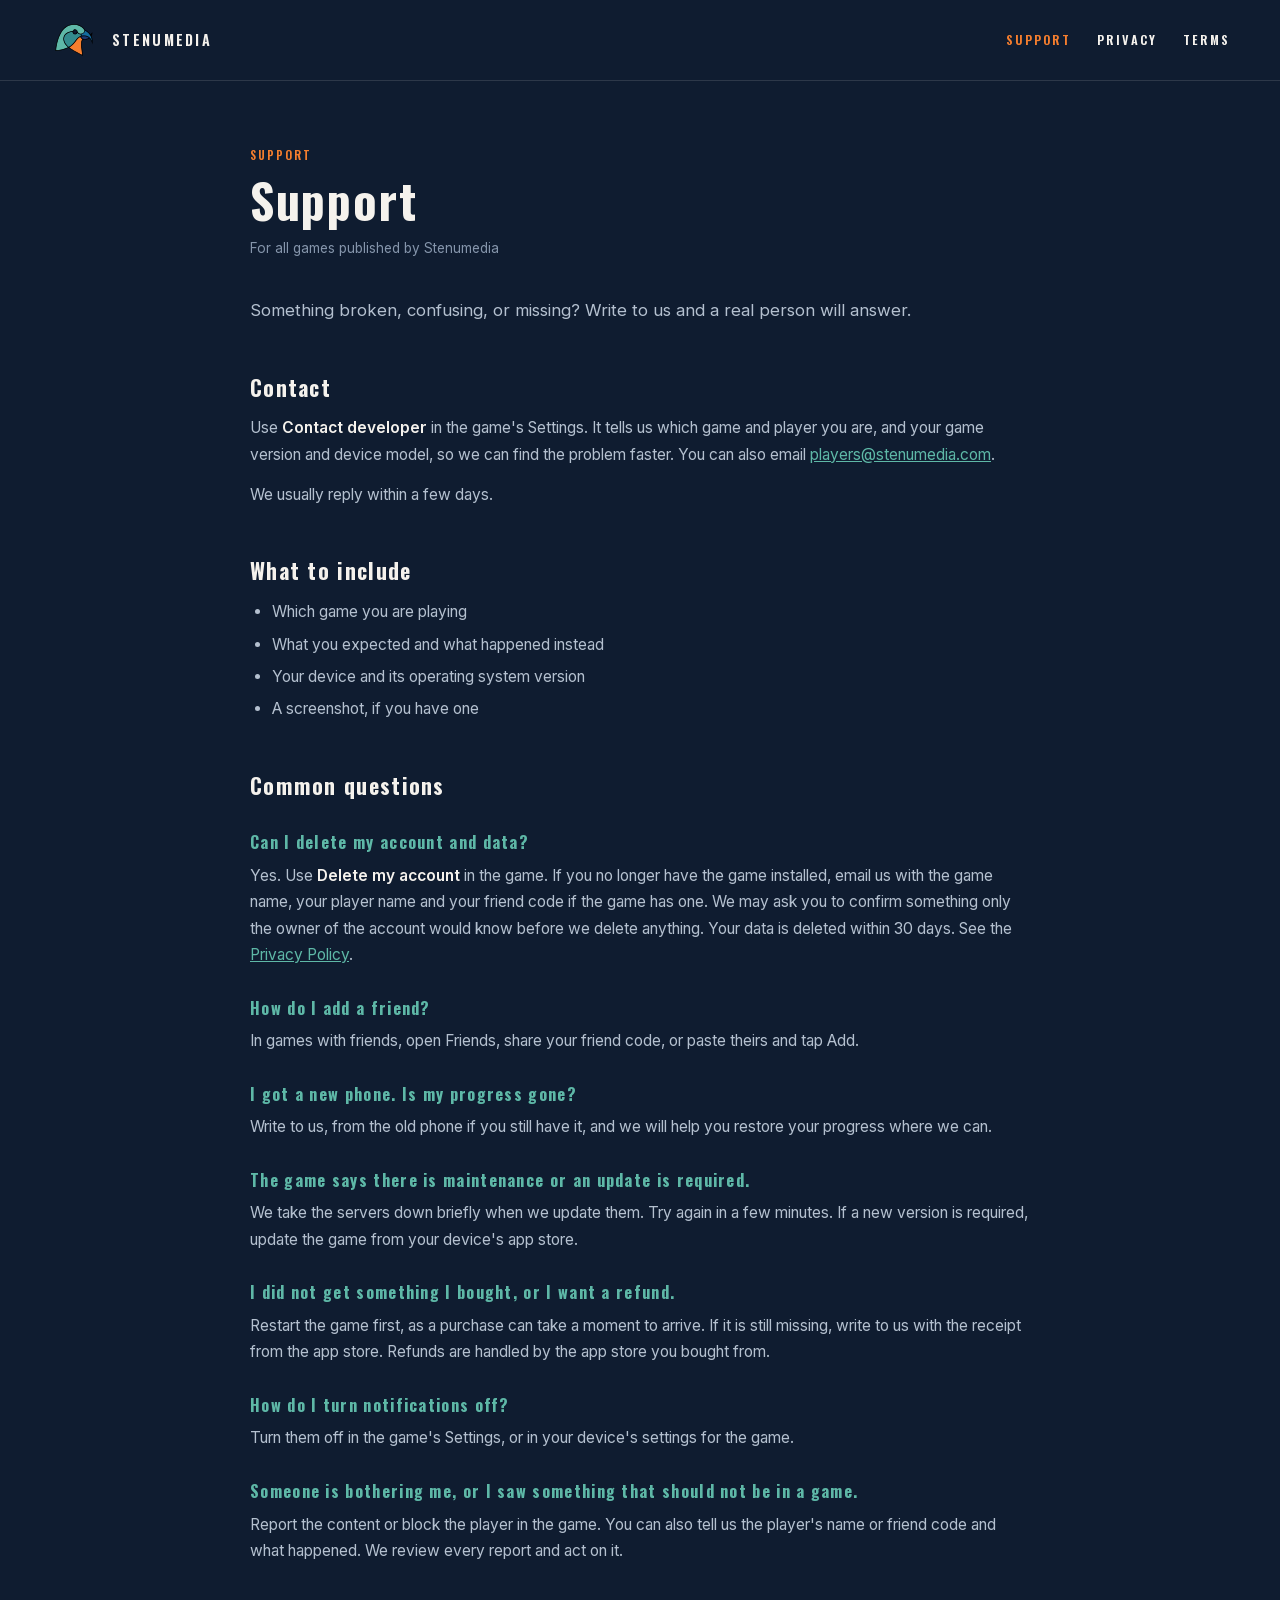
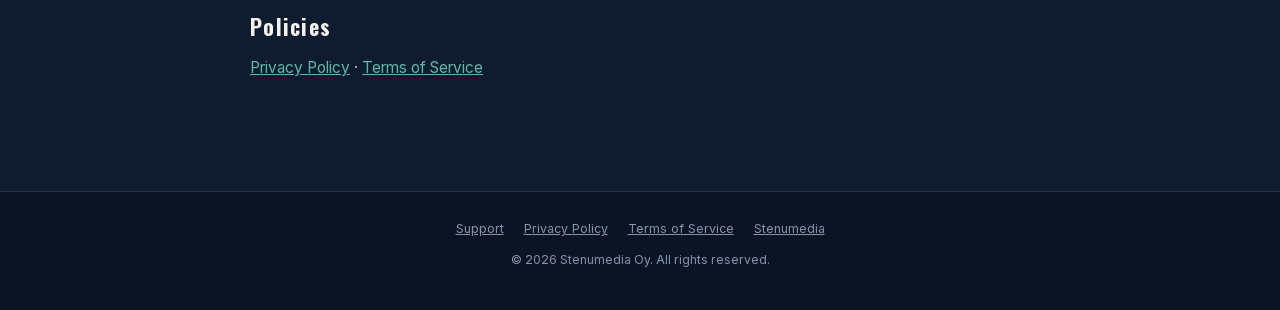
<file: support.html>
<!DOCTYPE html>
<html lang="en">
<head>
<meta charset="UTF-8">
<meta name="viewport" content="width=device-width, initial-scale=1.0">
<meta name="theme-color" content="#0f1c30">
<meta name="description" content="Get help with Stenumedia games.">
<title>Support — Stenumedia</title>
<link rel="stylesheet" href="assets/fonts.css">
<link rel="icon" href="assets/stenumedia-logo.svg" type="image/svg+xml">
<link rel="icon" href="assets/favicon-32.png" type="image/png" sizes="32x32">
<link rel="apple-touch-icon" href="assets/apple-touch-icon.png">
<link rel="stylesheet" href="assets/legal.css">
</head>
<body>
<header class="top"><div class="wrap">
  <a class="brand" href="/"><img src="assets/stenumedia-logo.svg" alt="">STENUMEDIA</a>
  <nav><a href="support.html" aria-current="page">SUPPORT</a><a href="privacy.html">PRIVACY</a><a href="terms.html">TERMS</a></nav>
</div></header>
<main><div class="wrap">
<div class="eyebrow">SUPPORT</div>

<h1>Support</h1>
<p class="updated">For all games published by Stenumedia</p>
<p class="lead">Something broken, confusing, or missing? Write to us and a real person will answer.</p>
<h2>Contact</h2>
<p>Use <strong>Contact developer</strong> in the game's Settings. It tells us which game and player you are, and your game version and device model, so we can find the problem faster. You can also email <a href="mailto:players@stenumedia.com">players@stenumedia.com</a>.</p>
<p>We usually reply within a few days.</p>
<h2>What to include</h2>
<ul>
<li>Which game you are playing</li>
<li>What you expected and what happened instead</li>
<li>Your device and its operating system version</li>
<li>A screenshot, if you have one</li>
</ul>
<h2>Common questions</h2>
<h3>Can I delete my account and data?</h3>
<p>Yes. Use <strong>Delete my account</strong> in the game. If you no longer have the game installed, email us with the game name, your player name and your friend code if the game has one. We may ask you to confirm something only the owner of the account would know before we delete anything. Your data is deleted within 30 days. See the <a href="privacy.html">Privacy Policy</a>.</p>
<h3>How do I add a friend?</h3>
<p>In games with friends, open Friends, share your friend code, or paste theirs and tap Add.</p>
<h3>I got a new phone. Is my progress gone?</h3>
<p>Write to us, from the old phone if you still have it, and we will help you restore your progress where we can.</p>
<h3>The game says there is maintenance or an update is required.</h3>
<p>We take the servers down briefly when we update them. Try again in a few minutes. If a new version is required, update the game from your device's app store.</p>
<h3>I did not get something I bought, or I want a refund.</h3>
<p>Restart the game first, as a purchase can take a moment to arrive. If it is still missing, write to us with the receipt from the app store. Refunds are handled by the app store you bought from.</p>
<h3>How do I turn notifications off?</h3>
<p>Turn them off in the game's Settings, or in your device's settings for the game.</p>
<h3>Someone is bothering me, or I saw something that should not be in a game.</h3>
<p>Report the content or block the player in the game. You can also tell us the player's name or friend code and what happened. We review every report and act on it.</p>
<h2>Policies</h2>
<p><a href="privacy.html">Privacy Policy</a> · <a href="terms.html">Terms of Service</a></p>

</div></main>
<footer>
  <a href="support.html">Support</a><a href="privacy.html">Privacy Policy</a><a href="terms.html">Terms of Service</a><a href="/">Stenumedia</a>
  <p style="margin-top:10px;color:var(--gray-dim);font-size:.76rem">© 2026 Stenumedia Oy. All rights reserved.</p>
</footer>
</body>
</html>
</file>
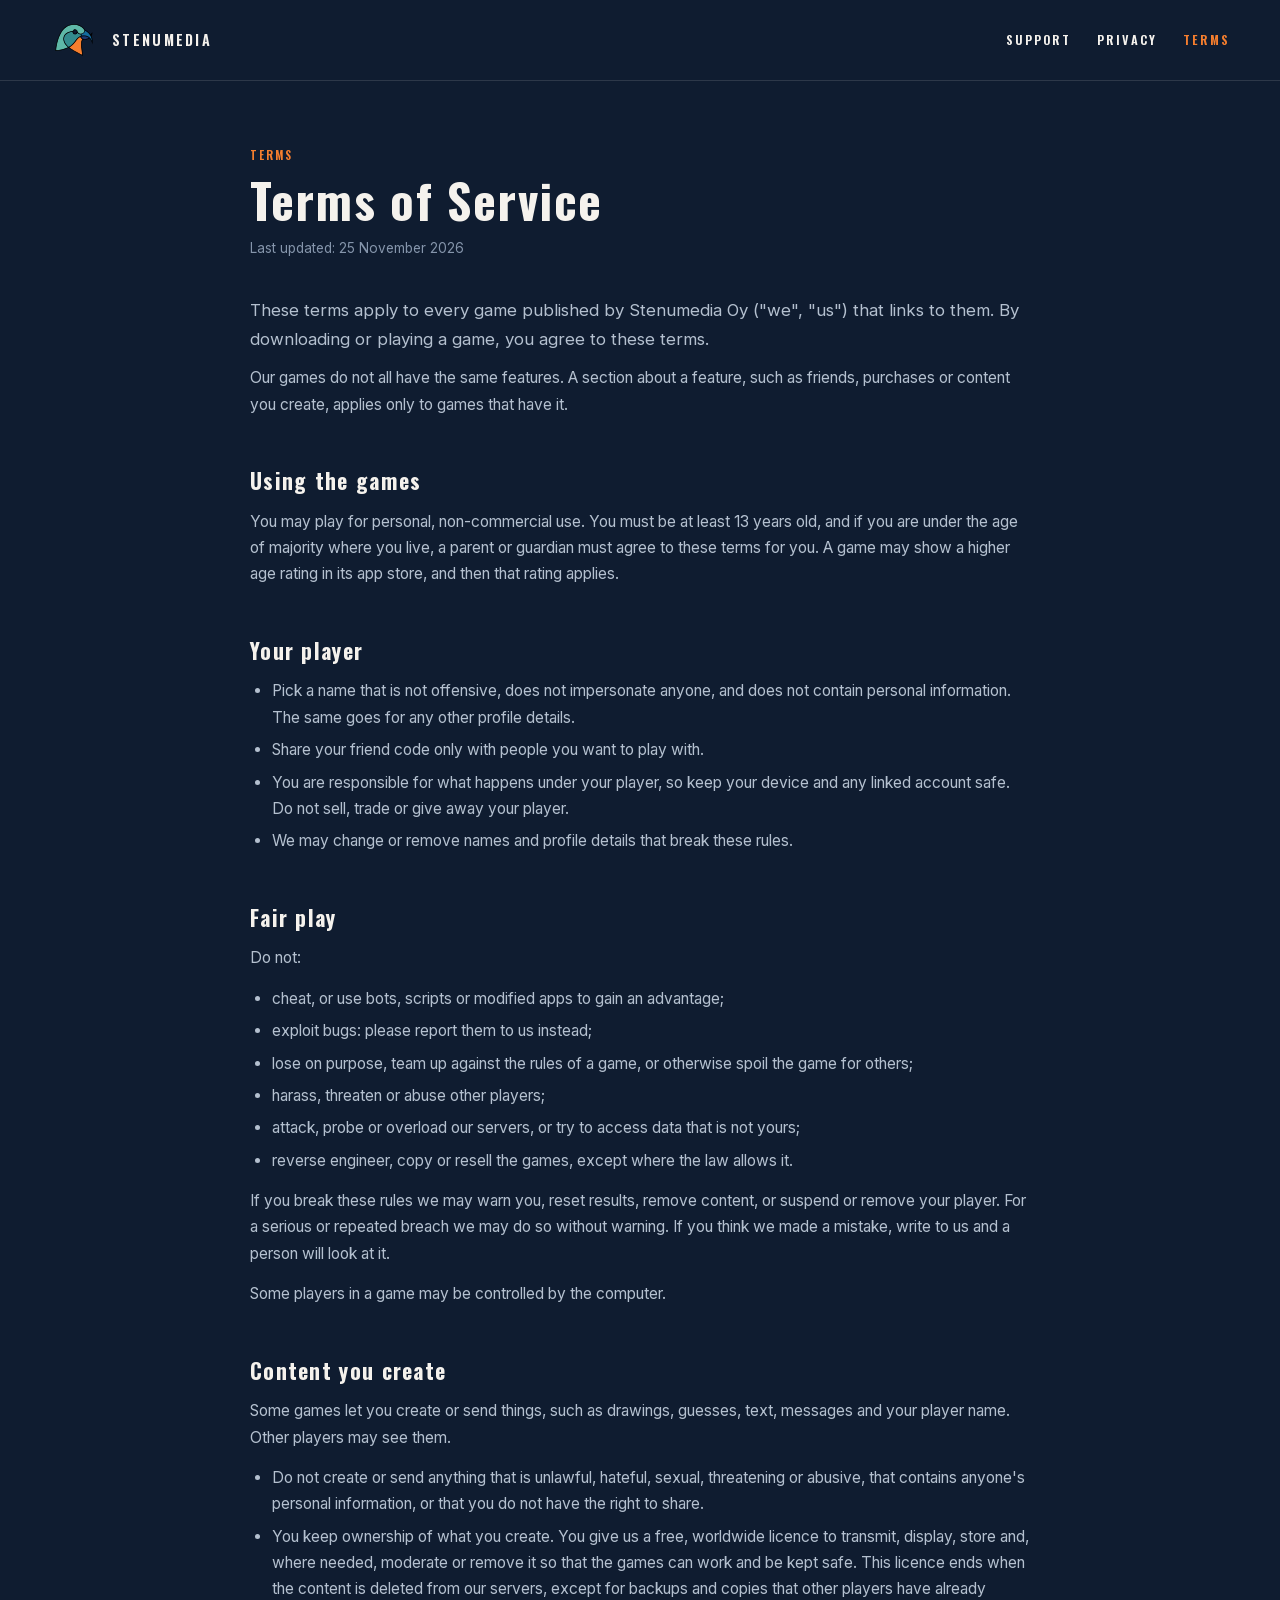
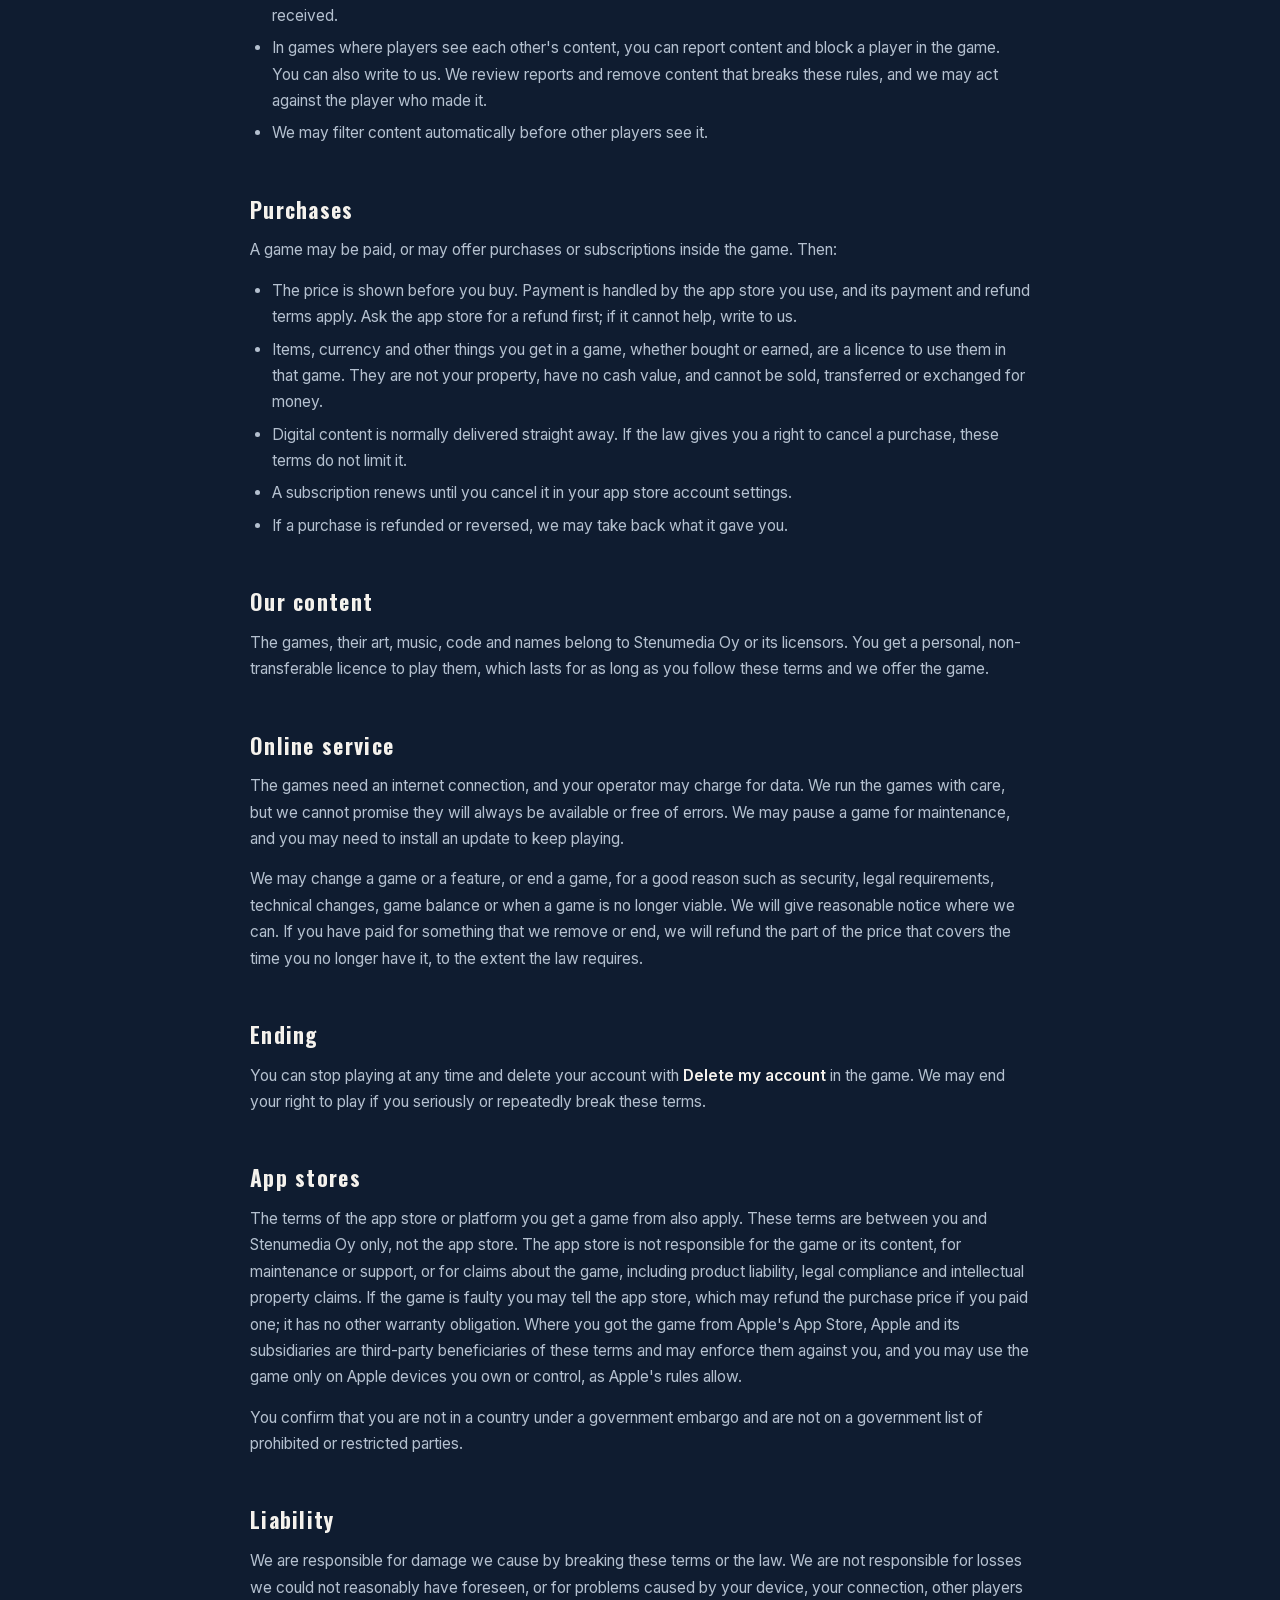
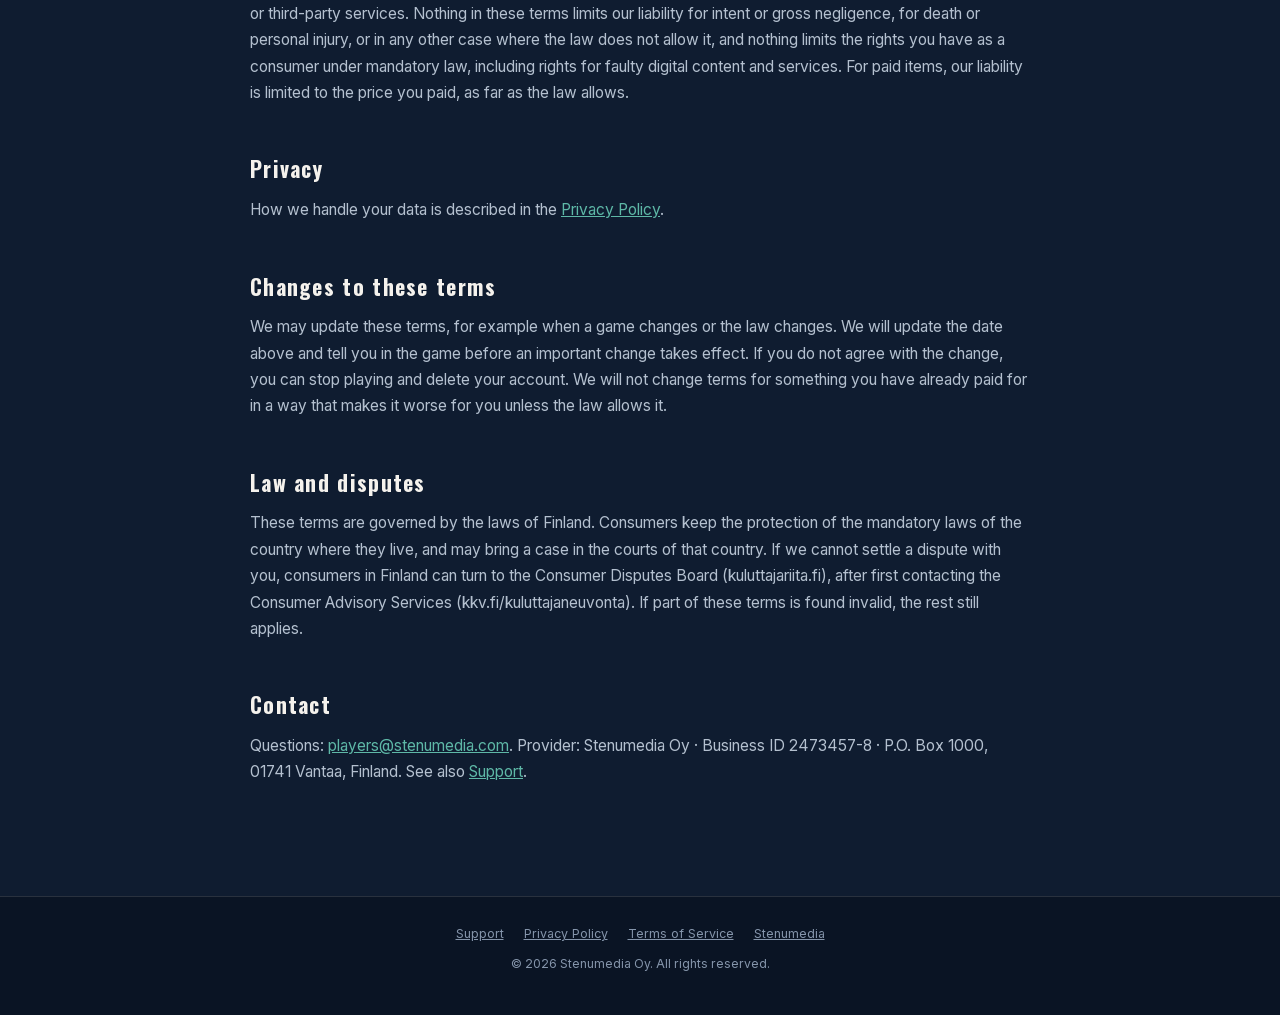
<file: terms.html>
<!DOCTYPE html>
<html lang="en">
<head>
<meta charset="UTF-8">
<meta name="viewport" content="width=device-width, initial-scale=1.0">
<meta name="theme-color" content="#0f1c30">
<meta name="description" content="Terms of Service for Stenumedia games.">
<title>Terms of Service — Stenumedia</title>
<link rel="stylesheet" href="assets/fonts.css">
<link rel="icon" href="assets/stenumedia-logo.svg" type="image/svg+xml">
<link rel="icon" href="assets/favicon-32.png" type="image/png" sizes="32x32">
<link rel="apple-touch-icon" href="assets/apple-touch-icon.png">
<link rel="stylesheet" href="assets/legal.css">
</head>
<body>
<header class="top"><div class="wrap">
  <a class="brand" href="/"><img src="assets/stenumedia-logo.svg" alt="">STENUMEDIA</a>
  <nav><a href="support.html">SUPPORT</a><a href="privacy.html">PRIVACY</a><a href="terms.html" aria-current="page">TERMS</a></nav>
</div></header>
<main><div class="wrap">
<div class="eyebrow">TERMS</div>

<h1>Terms of Service</h1>
<p class="updated">Last updated: 25 November 2026</p>
<p class="lead">These terms apply to every game published by Stenumedia Oy ("we", "us") that links to them. By downloading or playing a game, you agree to these terms.</p>
<p>Our games do not all have the same features. A section about a feature, such as friends, purchases or content you create, applies only to games that have it.</p>

<h2>Using the games</h2>
<p>You may play for personal, non-commercial use. You must be at least 13 years old, and if you are under the age of majority where you live, a parent or guardian must agree to these terms for you. A game may show a higher age rating in its app store, and then that rating applies.</p>

<h2>Your player</h2>
<ul>
<li>Pick a name that is not offensive, does not impersonate anyone, and does not contain personal information. The same goes for any other profile details.</li>
<li>Share your friend code only with people you want to play with.</li>
<li>You are responsible for what happens under your player, so keep your device and any linked account safe. Do not sell, trade or give away your player.</li>
<li>We may change or remove names and profile details that break these rules.</li>
</ul>

<h2>Fair play</h2>
<p>Do not:</p>
<ul>
<li>cheat, or use bots, scripts or modified apps to gain an advantage;</li>
<li>exploit bugs: please report them to us instead;</li>
<li>lose on purpose, team up against the rules of a game, or otherwise spoil the game for others;</li>
<li>harass, threaten or abuse other players;</li>
<li>attack, probe or overload our servers, or try to access data that is not yours;</li>
<li>reverse engineer, copy or resell the games, except where the law allows it.</li>
</ul>
<p>If you break these rules we may warn you, reset results, remove content, or suspend or remove your player. For a serious or repeated breach we may do so without warning. If you think we made a mistake, write to us and a person will look at it.</p>
<p>Some players in a game may be controlled by the computer.</p>

<h2>Content you create</h2>
<p>Some games let you create or send things, such as drawings, guesses, text, messages and your player name. Other players may see them.</p>
<ul>
<li>Do not create or send anything that is unlawful, hateful, sexual, threatening or abusive, that contains anyone's personal information, or that you do not have the right to share.</li>
<li>You keep ownership of what you create. You give us a free, worldwide licence to transmit, display, store and, where needed, moderate or remove it so that the games can work and be kept safe. This licence ends when the content is deleted from our servers, except for backups and copies that other players have already received.</li>
<li>In games where players see each other's content, you can report content and block a player in the game. You can also write to us. We review reports and remove content that breaks these rules, and we may act against the player who made it.</li>
<li>We may filter content automatically before other players see it.</li>
</ul>

<h2>Purchases</h2>
<p>A game may be paid, or may offer purchases or subscriptions inside the game. Then:</p>
<ul>
<li>The price is shown before you buy. Payment is handled by the app store you use, and its payment and refund terms apply. Ask the app store for a refund first; if it cannot help, write to us.</li>
<li>Items, currency and other things you get in a game, whether bought or earned, are a licence to use them in that game. They are not your property, have no cash value, and cannot be sold, transferred or exchanged for money.</li>
<li>Digital content is normally delivered straight away. If the law gives you a right to cancel a purchase, these terms do not limit it.</li>
<li>A subscription renews until you cancel it in your app store account settings.</li>
<li>If a purchase is refunded or reversed, we may take back what it gave you.</li>
</ul>

<h2>Our content</h2>
<p>The games, their art, music, code and names belong to Stenumedia Oy or its licensors. You get a personal, non-transferable licence to play them, which lasts for as long as you follow these terms and we offer the game.</p>

<h2>Online service</h2>
<p>The games need an internet connection, and your operator may charge for data. We run the games with care, but we cannot promise they will always be available or free of errors. We may pause a game for maintenance, and you may need to install an update to keep playing.</p>
<p>We may change a game or a feature, or end a game, for a good reason such as security, legal requirements, technical changes, game balance or when a game is no longer viable. We will give reasonable notice where we can. If you have paid for something that we remove or end, we will refund the part of the price that covers the time you no longer have it, to the extent the law requires.</p>

<h2>Ending</h2>
<p>You can stop playing at any time and delete your account with <strong>Delete my account</strong> in the game. We may end your right to play if you seriously or repeatedly break these terms.</p>

<h2>App stores</h2>
<p>The terms of the app store or platform you get a game from also apply. These terms are between you and Stenumedia Oy only, not the app store. The app store is not responsible for the game or its content, for maintenance or support, or for claims about the game, including product liability, legal compliance and intellectual property claims. If the game is faulty you may tell the app store, which may refund the purchase price if you paid one; it has no other warranty obligation. Where you got the game from Apple's App Store, Apple and its subsidiaries are third-party beneficiaries of these terms and may enforce them against you, and you may use the game only on Apple devices you own or control, as Apple's rules allow.</p>
<p>You confirm that you are not in a country under a government embargo and are not on a government list of prohibited or restricted parties.</p>

<h2>Liability</h2>
<p>We are responsible for damage we cause by breaking these terms or the law. We are not responsible for losses we could not reasonably have foreseen, or for problems caused by your device, your connection, other players or third-party services. Nothing in these terms limits our liability for intent or gross negligence, for death or personal injury, or in any other case where the law does not allow it, and nothing limits the rights you have as a consumer under mandatory law, including rights for faulty digital content and services. For paid items, our liability is limited to the price you paid, as far as the law allows.</p>

<h2>Privacy</h2>
<p>How we handle your data is described in the <a href="privacy.html">Privacy Policy</a>.</p>

<h2>Changes to these terms</h2>
<p>We may update these terms, for example when a game changes or the law changes. We will update the date above and tell you in the game before an important change takes effect. If you do not agree with the change, you can stop playing and delete your account. We will not change terms for something you have already paid for in a way that makes it worse for you unless the law allows it.</p>

<h2>Law and disputes</h2>
<p>These terms are governed by the laws of Finland. Consumers keep the protection of the mandatory laws of the country where they live, and may bring a case in the courts of that country. If we cannot settle a dispute with you, consumers in Finland can turn to the Consumer Disputes Board (kuluttajariita.fi), after first contacting the Consumer Advisory Services (kkv.fi/kuluttajaneuvonta). If part of these terms is found invalid, the rest still applies.</p>

<h2>Contact</h2>
<p>Questions: <a href="mailto:players@stenumedia.com">players@stenumedia.com</a>. Provider: Stenumedia Oy · Business ID 2473457-8 · P.O. Box 1000, 01741 Vantaa, Finland. See also <a href="support.html">Support</a>.</p>

</div></main>
<footer>
  <a href="support.html">Support</a><a href="privacy.html">Privacy Policy</a><a href="terms.html">Terms of Service</a><a href="/">Stenumedia</a>
  <p style="margin-top:10px;color:var(--gray-dim);font-size:.76rem">© 2026 Stenumedia Oy. All rights reserved.</p>
</footer>
</body>
</html>
</file>
<file: assets/fonts.css>
@font-face {
  font-family: 'Inter';
  font-style: normal;
  font-weight: 400;
  font-display: swap;
  src: url(fonts/inter-400.woff2) format('woff2');
  unicode-range: U+0000-00FF, U+0131, U+0152-0153, U+02BB-02BC, U+02C6, U+02DA, U+02DC, U+0304, U+0308, U+0329, U+2000-206F, U+20AC, U+2122, U+2191, U+2193, U+2212, U+2215, U+FEFF, U+FFFD;
}
@font-face {
  font-family: 'Inter';
  font-style: normal;
  font-weight: 500;
  font-display: swap;
  src: url(fonts/inter-500.woff2) format('woff2');
  unicode-range: U+0000-00FF, U+0131, U+0152-0153, U+02BB-02BC, U+02C6, U+02DA, U+02DC, U+0304, U+0308, U+0329, U+2000-206F, U+20AC, U+2122, U+2191, U+2193, U+2212, U+2215, U+FEFF, U+FFFD;
}
@font-face {
  font-family: 'Inter';
  font-style: normal;
  font-weight: 600;
  font-display: swap;
  src: url(fonts/inter-600.woff2) format('woff2');
  unicode-range: U+0000-00FF, U+0131, U+0152-0153, U+02BB-02BC, U+02C6, U+02DA, U+02DC, U+0304, U+0308, U+0329, U+2000-206F, U+20AC, U+2122, U+2191, U+2193, U+2212, U+2215, U+FEFF, U+FFFD;
}
@font-face {
  font-family: 'Inter';
  font-style: normal;
  font-weight: 700;
  font-display: swap;
  src: url(fonts/inter-700.woff2) format('woff2');
  unicode-range: U+0000-00FF, U+0131, U+0152-0153, U+02BB-02BC, U+02C6, U+02DA, U+02DC, U+0304, U+0308, U+0329, U+2000-206F, U+20AC, U+2122, U+2191, U+2193, U+2212, U+2215, U+FEFF, U+FFFD;
}
@font-face {
  font-family: 'Oswald';
  font-style: normal;
  font-weight: 500;
  font-display: swap;
  src: url(fonts/oswald-500.woff2) format('woff2');
  unicode-range: U+0000-00FF, U+0131, U+0152-0153, U+02BB-02BC, U+02C6, U+02DA, U+02DC, U+0304, U+0308, U+0329, U+2000-206F, U+20AC, U+2122, U+2191, U+2193, U+2212, U+2215, U+FEFF, U+FFFD;
}
@font-face {
  font-family: 'Oswald';
  font-style: normal;
  font-weight: 600;
  font-display: swap;
  src: url(fonts/oswald-600.woff2) format('woff2');
  unicode-range: U+0000-00FF, U+0131, U+0152-0153, U+02BB-02BC, U+02C6, U+02DA, U+02DC, U+0304, U+0308, U+0329, U+2000-206F, U+20AC, U+2122, U+2191, U+2193, U+2212, U+2215, U+FEFF, U+FFFD;
}
@font-face {
  font-family: 'Oswald';
  font-style: normal;
  font-weight: 700;
  font-display: swap;
  src: url(fonts/oswald-700.woff2) format('woff2');
  unicode-range: U+0000-00FF, U+0131, U+0152-0153, U+02BB-02BC, U+02C6, U+02DA, U+02DC, U+0304, U+0308, U+0329, U+2000-206F, U+20AC, U+2122, U+2191, U+2193, U+2212, U+2215, U+FEFF, U+FFFD;
}
</file>
<file: assets/legal.css>
:root{--bg:#0f1c30;--bg-deep:#0a1424;--surface:#15253d;--orange:#f57e2e;--teal:#5eb8a7;--white:#f5f2ed;--gray:#b4c0cf;--gray-dim:#8595ab;--line:rgba(245,242,237,.13)}
*{margin:0;padding:0;box-sizing:border-box}
body{min-width:320px;background:var(--bg);color:var(--white);font-family:"Inter",-apple-system,BlinkMacSystemFont,"Segoe UI",sans-serif;-webkit-font-smoothing:antialiased;line-height:1.7}
a{color:var(--teal)}
a:hover{color:var(--orange)}
.wrap{width:min(calc(100% - 40px),780px);margin:0 auto}
.top{border-bottom:1px solid var(--line)}
.top .wrap{display:flex;align-items:center;justify-content:space-between;gap:20px;min-height:80px;width:min(calc(100% - 40px),1180px)}
.brand{display:inline-flex;align-items:center;gap:14px;color:var(--white);text-decoration:none;font-family:"Oswald",sans-serif;font-weight:600;letter-spacing:.16em;font-size:.9rem}
.brand img{width:48px;height:48px}
.top nav{display:flex;gap:26px;flex-wrap:wrap}
.top nav a{font-family:"Oswald",sans-serif;font-weight:600;font-size:.78rem;letter-spacing:.16em;color:var(--white);text-decoration:none}
.top nav a:hover,.top nav a[aria-current]{color:var(--orange)}
main{padding:64px 0 96px}
.eyebrow{color:var(--orange);font-family:"Oswald",sans-serif;font-weight:600;font-size:.72rem;letter-spacing:.18em;margin-bottom:10px}
h1{font-family:"Oswald",sans-serif;font-size:clamp(2rem,6vw,3rem);line-height:1.05;letter-spacing:.035em;margin-bottom:12px}
.updated{color:var(--gray-dim);font-size:.85rem;margin-bottom:36px}
.lead{color:var(--gray);font-size:1.05rem;margin-bottom:12px}
h2{font-family:"Oswald",sans-serif;font-size:1.35rem;letter-spacing:.06em;margin:44px 0 10px}
h3{font-family:"Oswald",sans-serif;font-size:1.02rem;letter-spacing:.08em;color:var(--teal);margin:26px 0 6px}
p,li{color:var(--gray);font-size:.97rem}
p{margin-bottom:14px}
ul{margin:0 0 14px 22px}
li{margin-bottom:6px}
strong{color:var(--white);font-weight:600}
.game{background:var(--surface);border:1px solid var(--line);border-top:3px solid var(--orange);padding:6px 24px 14px;margin:18px 0}
.game h3{margin-top:18px;color:var(--white)}
footer{background:var(--bg-deep);border-top:1px solid var(--line);padding:26px 0;text-align:center;color:var(--gray-dim);font-size:.78rem}
footer a{color:var(--gray-dim);margin:0 10px}
footer a:hover{color:var(--orange)}
</file>
